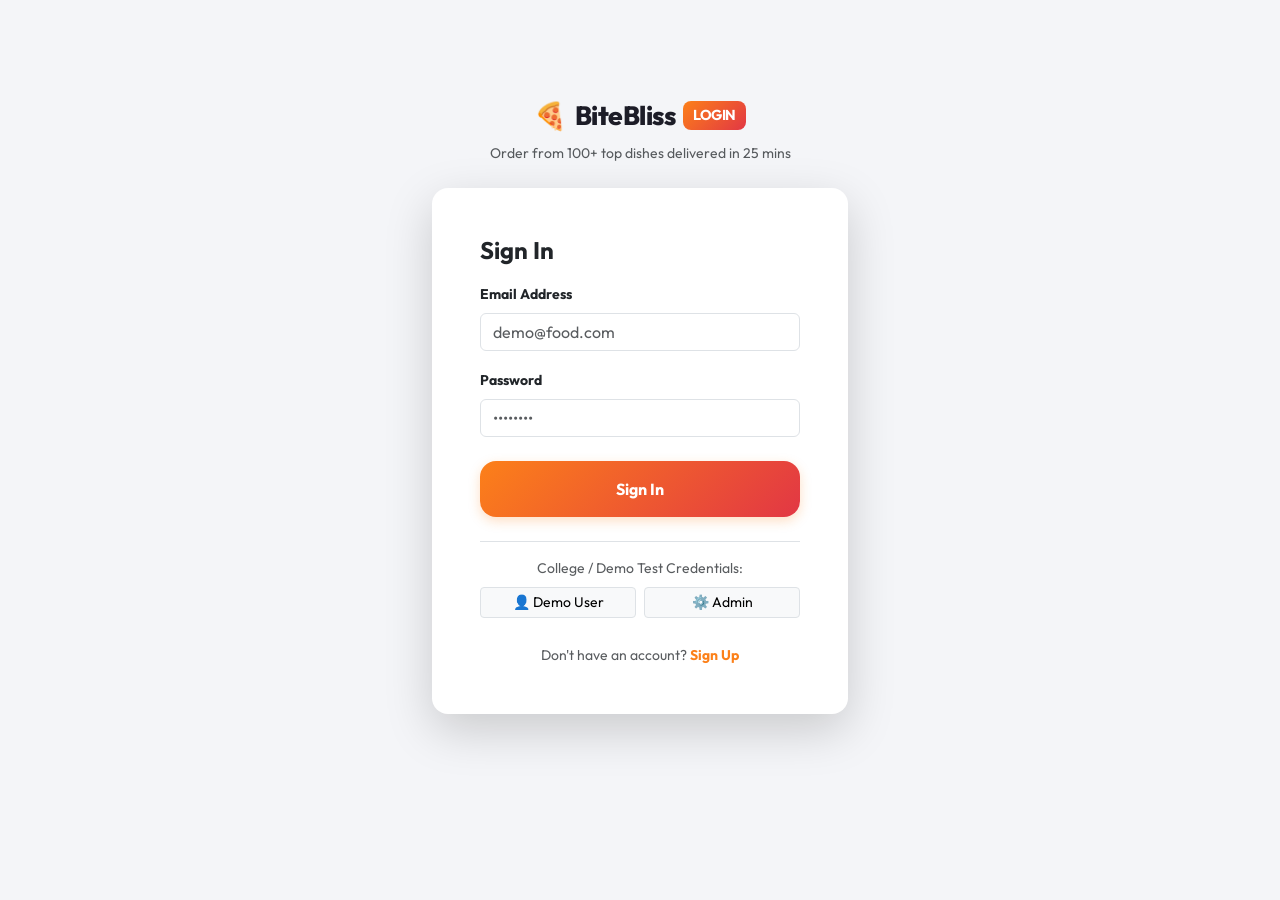
<file: frontend/checkout.html>
<!DOCTYPE html>
<html lang="en">
<head>
    <meta charset="UTF-8">
    <meta name="viewport" content="width=device-width, initial-scale=1.0">
    <title>Secure Checkout | BiteBliss</title>
    <meta name="description" content="Complete your order securely with UPI, Credit/Debit Cards, Net Banking, or Cash on Delivery.">
    <link href="https://cdn.jsdelivr.net/npm/bootstrap@5.3.0/dist/css/bootstrap.min.css" rel="stylesheet">
    <link href="https://fonts.googleapis.com/css2?family=Caveat:wght@600;700&family=Plus+Jakarta+Sans:wght@400;500;600;700;800;900&display=swap" rel="stylesheet">
    <link rel="stylesheet" href="css/style.css">
    <style>
        body {
            padding-top: 76px;
            padding-bottom: 0;
            background: #fff9f5;
        }
    </style>
</head>
<body class="foodie-page-wrapper">
    <!-- BiteBliss Navbar -->
    <nav class="navbar navbar-expand-lg foodie-navbar fixed-top">
        <div class="container d-flex align-items-center justify-content-between">
            <!-- Brand Logo -->
            <a class="foodie-brand" href="index.html">
                <div class="foodie-logo-icon">🍕</div>
                <span>BiteBliss</span>
            </a>

            <!-- Center Navigation Links -->
            <div class="collapse navbar-collapse justify-content-center" id="navbarNav">
                <ul class="navbar-nav gap-2 align-items-center">
                    <li class="nav-item">
                        <a class="foodie-nav-link" href="index.html">Home</a>
                    </li>
                    <li class="nav-item">
                        <a class="foodie-nav-link" href="menu.html">Menu</a>
                    </li>
                    <li class="nav-item">
                        <a class="foodie-nav-link" href="cart.html">Offers</a>
                    </li>
                    <li class="nav-item">
                        <a class="foodie-nav-link" href="orders.html">Track Order</a>
                    </li>
                </ul>
            </div>

            <!-- Right Controls -->
            <div class="d-flex align-items-center gap-3">
                <a href="menu.html" class="foodie-circle-btn" title="Search Dishes">
                    🔍
                </a>
                <a href="cart.html" class="foodie-circle-btn" title="View Cart">
                    🛒
                    <span class="foodie-badge" id="nav-cart-badge">0</span>
                </a>
                <div class="dropdown">
                    <a href="#" class="foodie-circle-btn" id="profileDropdown" data-bs-toggle="dropdown" aria-expanded="false" title="Account">
                        👤
                    </a>
                    <ul class="dropdown-menu dropdown-menu-end shadow-sm border-0 rounded-3 mt-2" aria-labelledby="profileDropdown">
                        <li id="dropdown-user-name" class="dropdown-header fw-bold text-dark">Guest</li>
                        <li><a class="dropdown-item" href="profile.html">My Profile & Addresses</a></li>
                        <li><a class="dropdown-item" href="orders.html">My Orders</a></li>
                        <li id="admin-link-item" class="d-none"><a class="dropdown-item text-danger fw-bold" href="admin.html">⚙️ Admin Dashboard</a></li>
                        <li><hr class="dropdown-divider"></li>
                        <li id="auth-action-btn"><a class="dropdown-item text-primary fw-bold" href="login.html">Login / Register</a></li>
                    </ul>
                </div>
                <ul class="d-none" id="auth-links"></ul>
            </div>
        </div>
    </nav>

    <!-- CHECKOUT CONTAINER -->
    <div class="container my-5 pt-3" id="checkout-container">
        <div class="d-flex align-items-center justify-content-between mb-4">
            <div>
                <h3 class="fw-bold mb-0">Review & Payment</h3>
                <small class="text-muted">Fast & encrypted checkout powered by BiteBliss</small>
            </div>
            <a href="cart.html" class="btn btn-sm btn-outline-secondary rounded-pill px-3">← Back to Cart</a>
        </div>

        <div class="row g-4">
            <!-- Left Column: Address, Payment, Coupons -->
            <div class="col-lg-7">
                <!-- 1. Delivery Address -->
                <div class="card border-0 shadow-sm rounded-4 p-4 bg-white mb-4">
                    <div class="d-flex justify-content-between align-items-center mb-3">
                        <div class="d-flex align-items-center gap-2">
                            <span class="badge bg-danger rounded-circle p-2" style="width: 28px; height: 28px; display: inline-flex; align-items: center; justify-content: center;">1</span>
                            <h5 class="fw-bold mb-0">Delivery Address</h5>
                        </div>
                        <button class="btn btn-outline-custom btn-sm rounded-pill px-3" data-bs-toggle="modal" data-bs-target="#addAddressModal">
                            + Add New Address
                        </button>
                    </div>

                    <div id="address-cards-container">
                        <!-- Injected by script.js -->
                    </div>
                </div>

                <!-- 2. Choose Payment Method (UPI, Cards, Net Banking, COD) -->
                <div class="card border-0 shadow-sm rounded-4 p-4 bg-white mb-4">
                    <div class="d-flex align-items-center gap-2 mb-3">
                        <span class="badge bg-danger rounded-circle p-2" style="width: 28px; height: 28px; display: inline-flex; align-items: center; justify-content: center;">2</span>
                        <h5 class="fw-bold mb-0">Payment Method</h5>
                    </div>

                    <!-- Option 1: Instant UPI -->
                    <div class="payment-option-card mb-2 p-3 rounded-3 border">
                        <div class="form-check d-flex align-items-center justify-content-between">
                            <div>
                                <input class="form-check-input" type="radio" name="paymentType" id="pay-upi" value="UPI" checked>
                                <label class="form-check-label fw-bold ms-2" for="pay-upi">
                                    Instant UPI / QR Code
                                </label>
                                <div class="small text-muted ms-4">Google Pay, PhonePe, Paytm, BHIM</div>
                            </div>
                            <span style="font-size: 1.5rem;">📱</span>
                        </div>
                    </div>

                    <!-- Option 2: Credit / Debit Card -->
                    <div class="payment-option-card mb-2 p-3 rounded-3 border">
                        <div class="form-check d-flex align-items-center justify-content-between">
                            <div>
                                <input class="form-check-input" type="radio" name="paymentType" id="pay-card" value="CARD">
                                <label class="form-check-label fw-bold ms-2" for="pay-card">
                                    Credit / Debit Card
                                </label>
                                <div class="small text-muted ms-4">Visa, Mastercard, RuPay, Diners</div>
                            </div>
                            <span style="font-size: 1.5rem;">💳</span>
                        </div>
                    </div>

                    <!-- Option 3: Net Banking -->
                    <div class="payment-option-card mb-2 p-3 rounded-3 border">
                        <div class="form-check d-flex align-items-center justify-content-between">
                            <div>
                                <input class="form-check-input" type="radio" name="paymentType" id="pay-netbanking" value="NET_BANKING">
                                <label class="form-check-label fw-bold ms-2" for="pay-netbanking">
                                    Net Banking
                                </label>
                                <div class="small text-muted ms-4">HDFC, ICICI, SBI, Axis, Kotak & 40+ Banks</div>
                            </div>
                            <span style="font-size: 1.5rem;">🏦</span>
                        </div>
                    </div>

                    <!-- Option 4: Cash on Delivery -->
                    <div class="payment-option-card mb-2 p-3 rounded-3 border">
                        <div class="form-check d-flex align-items-center justify-content-between">
                            <div>
                                <input class="form-check-input" type="radio" name="paymentType" id="pay-cod" value="CASH_ON_DELIVERY">
                                <label class="form-check-label fw-bold ms-2" for="pay-cod">
                                    Cash on Delivery (COD)
                                </label>
                                <div class="small text-muted ms-4">Pay cash or UPI to delivery partner at doorstep</div>
                            </div>
                            <span style="font-size: 1.5rem;">💵</span>
                        </div>
                    </div>
                </div>

                <!-- 3. Coupons & Offers -->
                <div class="card border-0 shadow-sm rounded-4 p-4 bg-white">
                    <div class="d-flex align-items-center justify-content-between mb-3">
                        <div class="d-flex align-items-center gap-2">
                            <span class="badge bg-danger rounded-circle p-2" style="width: 28px; height: 28px; display: inline-flex; align-items: center; justify-content: center;">3</span>
                            <h5 class="fw-bold mb-0">Apply Coupon & Offers</h5>
                        </div>
                    </div>

                    <div class="input-group mb-2">
                        <input type="text" id="coupon-code-input" class="form-control" placeholder="Enter coupon code (e.g. SWIGGY50)" style="text-transform: uppercase;">
                        <button class="btn btn-foodie-explore px-4" type="button" onclick="applyCouponCode()">Apply Code</button>
                    </div>
                    <div id="coupon-feedback" class="mb-3 small"></div>

                    <!-- Active Applied Coupon Banner -->
                    <div id="checkout-applied-coupon-banner" class="d-none alert alert-success d-flex justify-content-between align-items-center p-3 rounded-3 mb-3">
                        <div>
                            <span class="fw-bold text-success" id="checkout-applied-banner-text">🎉 Coupon applied!</span>
                            <div class="small text-muted" id="checkout-applied-banner-sub">Discount applied to your order</div>
                        </div>
                        <button class="btn btn-sm btn-outline-danger rounded-pill px-3 fw-bold" onclick="removeCoupon()">Remove</button>
                    </div>

                    <!-- Quick Click Coupons -->
                    <div class="d-flex flex-wrap gap-2" id="checkout-quick-coupons">
                        <button class="btn btn-sm btn-light border fw-bold text-primary rounded-pill" onclick="quickApplyCoupon('SWIGGY50')">🏷️ SWIGGY50 (₹100 OFF)</button>
                        <button class="btn btn-sm btn-light border fw-bold text-primary rounded-pill" onclick="quickApplyCoupon('ZOMATO100')">🏷️ ZOMATO100 (₹100 OFF)</button>
                        <button class="btn btn-sm btn-light border fw-bold text-primary rounded-pill" onclick="quickApplyCoupon('WELCOME50')">🏷️ WELCOME50 (₹50 OFF)</button>
                        <button class="btn btn-sm btn-light border fw-bold text-primary rounded-pill" onclick="quickApplyCoupon('FREEDEL')">🏷️ FREEDEL (Free Delivery)</button>
                    </div>
                </div>
            </div>

            <!-- Right Column: Order Summary & Pay Button -->
            <div class="col-lg-5">
                <div class="card border-0 shadow-sm rounded-4 p-4 bg-white sticky-top" style="top: 100px;">
                    <h5 class="fw-bold mb-3">Order Summary</h5>
                    
                    <!-- Dishes list with food thumbnails -->
                    <div id="checkout-items-summary" class="mb-3 pb-2" style="max-height: 280px; overflow-y: auto;">
                        <!-- Injected by script.js with real food thumbnails -->
                    </div>

                    <div class="bill-row">
                        <span>Item Total</span>
                        <span id="checkout-item-total" class="fw-semibold">₹0</span>
                    </div>
                    <div class="bill-row">
                        <span>Delivery Partner Fee</span>
                        <span id="checkout-delivery-fee">₹40</span>
                    </div>
                    <div class="bill-row">
                        <span>Platform Fee</span>
                        <span>₹5</span>
                    </div>
                    <div class="bill-row">
                        <span>Govt Taxes & Charges (5%)</span>
                        <span id="checkout-taxes" class="fw-semibold">₹0</span>
                    </div>
                    <div class="bill-row d-none text-success fw-bold" id="checkout-discount-row">
                        <span id="applied-coupon-badge">Coupon Discount</span>
                        <span id="checkout-discount">-₹0</span>
                    </div>

                    <!-- Highlighted Total Box -->
                    <div class="total-highlight-card my-3 p-3 rounded-3">
                        <div class="d-flex justify-content-between align-items-center">
                            <div>
                                <span class="d-block text-uppercase small text-muted fw-bold">TOTAL AMOUNT TO PAY</span>
                                <small class="text-success fw-semibold">Inclusive of all taxes & fees</small>
                            </div>
                            <span class="fs-3 fw-bolder text-dark" id="checkout-final-total">₹0</span>
                        </div>
                    </div>

                    <!-- Group Split Info Pill -->
                    <div class="card border-0 rounded-3 p-3 my-3 d-none" id="checkout-group-split-card" style="background: #eef2ff; border: 1.5px dashed #6366f1 !important;">
                        <div class="d-flex justify-content-between align-items-center">
                            <div>
                                <div class="fw-bold small text-primary" id="checkout-group-split-title">👥 Group Order Active</div>
                                <small class="text-muted" id="checkout-group-split-sub">Friends sharing this feast</small>
                            </div>
                            <button type="button" class="btn btn-sm btn-primary rounded-pill px-3 fw-bold shadow-sm" onclick="openBillSplitModal()">
                                View Split & QRs
                            </button>
                        </div>
                    </div>

                    <!-- Primary CTA -->
                    <button class="btn btn-foodie-explore w-100 py-3 fs-5 fw-bold text-center justify-content-center" onclick="processOrderPayment()" id="place-order-cta-btn">
                        🔒 Place Order & Pay ➔
                    </button>

                    <div class="text-center mt-3 text-muted small">
                        <span>🛡️ Safe & Secure Checkout • 100% Buyer Protection</span>
                    </div>
                </div>
            </div>
        </div>
    </div>

    <!-- Modal: Add Address -->
    <div class="modal fade" id="addAddressModal" tabindex="-1" aria-hidden="true">
        <div class="modal-dialog modal-dialog-centered">
            <div class="modal-content rounded-4 border-0 p-3 shadow-lg">
                <div class="modal-header border-0 pb-0">
                    <h5 class="modal-title fw-bold">Add Delivery Address</h5>
                    <button type="button" class="btn-close" data-bs-dismiss="modal"></button>
                </div>
                <div class="modal-body">
                    <form onsubmit="event.preventDefault(); saveNewAddressModal();">
                        <div class="row g-3">
                            <div class="col-md-6">
                                <label class="form-label small fw-bold">Full Name</label>
                                <input type="text" id="new-addr-name" class="form-control rounded-3" required placeholder="John Doe">
                            </div>
                            <div class="col-md-6">
                                <label class="form-label small fw-bold">Phone Number</label>
                                <input type="tel" id="new-addr-phone" class="form-control rounded-3" required placeholder="9876543210">
                            </div>
                            <div class="col-12">
                                <label class="form-label small fw-bold">Flat / House No / Building</label>
                                <input type="text" id="new-addr-line1" class="form-control rounded-3" required placeholder="Apt 304, Sunshine Towers">
                            </div>
                            <div class="col-12">
                                <label class="form-label small fw-bold">Area / Street</label>
                                <input type="text" id="new-addr-line2" class="form-control rounded-3" placeholder="Outer Ring Road, Bellandur">
                            </div>
                            <div class="col-md-4">
                                <label class="form-label small fw-bold">City</label>
                                <input type="text" id="new-addr-city" class="form-control rounded-3" required value="Bengaluru">
                            </div>
                            <div class="col-md-4">
                                <label class="form-label small fw-bold">State</label>
                                <input type="text" id="new-addr-state" class="form-control rounded-3" value="Karnataka">
                            </div>
                            <div class="col-md-4">
                                <label class="form-label small fw-bold">Pincode</label>
                                <input type="text" id="new-addr-pincode" class="form-control rounded-3" required placeholder="560103">
                            </div>
                            <div class="col-12">
                                <label class="form-label small fw-bold">Save as</label>
                                <select id="new-addr-type" class="form-select rounded-3">
                                    <option value="Home">🏠 Home</option>
                                    <option value="Work">💼 Work</option>
                                    <option value="Other">📍 Other</option>
                                </select>
                            </div>
                        </div>
                        <button type="submit" class="btn btn-foodie-explore w-100 mt-4 py-2">Save & Deliver Here</button>
                    </form>
                </div>
            </div>
        </div>
    </div>

    <!-- Modal: Edit / Change Address -->
    <div class="modal fade" id="editAddressModal" tabindex="-1" aria-hidden="true">
        <div class="modal-dialog modal-dialog-centered">
            <div class="modal-content rounded-4 border-0 p-3 shadow-lg">
                <div class="modal-header border-0 pb-0">
                    <h5 class="modal-title fw-bold">✏️ Change / Edit Delivery Address</h5>
                    <button type="button" class="btn-close" data-bs-dismiss="modal"></button>
                </div>
                <div class="modal-body">
                    <form onsubmit="event.preventDefault(); saveEditedAddressModal();">
                        <input type="hidden" id="edit-addr-id">
                        <div class="row g-3">
                            <div class="col-md-6">
                                <label class="form-label small fw-bold">Full Name</label>
                                <input type="text" id="edit-addr-name" class="form-control rounded-3" required placeholder="John Doe">
                            </div>
                            <div class="col-md-6">
                                <label class="form-label small fw-bold">Phone Number</label>
                                <input type="tel" id="edit-addr-phone" class="form-control rounded-3" required placeholder="9876543210">
                            </div>
                            <div class="col-12">
                                <label class="form-label small fw-bold">Flat / House No / Building</label>
                                <input type="text" id="edit-addr-line1" class="form-control rounded-3" required placeholder="Apt 304, Sunshine Towers">
                            </div>
                            <div class="col-12">
                                <label class="form-label small fw-bold">Area / Street</label>
                                <input type="text" id="edit-addr-line2" class="form-control rounded-3" placeholder="Outer Ring Road, Bellandur">
                            </div>
                            <div class="col-md-4">
                                <label class="form-label small fw-bold">City</label>
                                <input type="text" id="edit-addr-city" class="form-control rounded-3" required value="Bengaluru">
                            </div>
                            <div class="col-md-4">
                                <label class="form-label small fw-bold">State</label>
                                <input type="text" id="edit-addr-state" class="form-control rounded-3" value="Karnataka">
                            </div>
                            <div class="col-md-4">
                                <label class="form-label small fw-bold">Pincode</label>
                                <input type="text" id="edit-addr-pincode" class="form-control rounded-3" required placeholder="560103">
                            </div>
                            <div class="col-12">
                                <label class="form-label small fw-bold">Save as</label>
                                <select id="edit-addr-type" class="form-select rounded-3">
                                    <option value="Home">🏠 Home</option>
                                    <option value="Work">💼 Work</option>
                                    <option value="Other">📍 Other</option>
                                </select>
                            </div>
                        </div>
                        <button type="submit" class="btn btn-foodie-explore w-100 mt-4 py-2">Save Changes & Deliver Here</button>
                    </form>
                </div>
            </div>
        </div>
    </div>

    <!-- Modal: Payment Processing Simulator -->
    <div class="modal fade" id="paymentProcessingModal" tabindex="-1" aria-hidden="true" data-bs-backdrop="static">
        <div class="modal-dialog modal-dialog-centered">
            <div class="modal-content rounded-4 border-0 p-4 text-center shadow-lg">
                <div id="payment-modal-icon" style="font-size: 3.5rem;" class="mb-3">
                    <div class="spinner-border text-danger" style="width: 3.5rem; height: 3.5rem;" role="status"></div>
                </div>
                <h4 class="fw-bold mb-2" id="payment-modal-title">Processing Order & Payment...</h4>
                <p class="text-muted small mb-0">Connecting securely to SOAP billing service & payment gateway.</p>
            </div>
        </div>
    </div>

    <!-- FLOATING FOODIE AI BUTTON -->
    <div class="floating-foodie-ai-btn" onclick="toggleFoodieAIModal()" id="foodie-ai-trigger" title="Ask BiteBliss AI for recommendations!">
        <span style="font-size: 1.25rem;">✨</span>
        <span>BiteBliss AI</span>
    </div>

    <!-- FOODIE AI INTERACTIVE MODAL -->
    <div class="modal fade" id="foodieAIModal" tabindex="-1" aria-hidden="true">
        <div class="modal-dialog modal-dialog-centered">
            <div class="modal-content border-0 shadow-lg rounded-4 overflow-hidden">
                <div class="p-3 text-white d-flex align-items-center justify-content-between" style="background: linear-gradient(135deg, #ff4500 0%, #ff7a3d 100%);">
                    <div class="d-flex align-items-center gap-2">
                        <span class="fs-4">✨</span>
                        <div>
                            <h5 class="fw-bold mb-0">BiteBliss AI Assistant</h5>
                            <small class="opacity-75">Smart food recommendations & dish finder</small>
                        </div>
                    </div>
                    <button type="button" class="btn-close btn-close-white" data-bs-dismiss="modal"></button>
                </div>
                <div class="p-4 bg-light" style="max-height: 400px; overflow-y: auto;" id="ai-chat-messages">
                    <div class="ai-bubble mb-3">
                        👋 <strong>Need help with your checkout?</strong><br>
                        Feel free to ask questions about our delivery guarantees, hygiene practices, or offers!
                    </div>
                </div>
                <div class="p-3 bg-white border-top">
                    <div class="d-flex flex-wrap gap-2 mb-3">
                        <button class="btn btn-sm btn-outline-warning text-dark rounded-pill fw-semibold" onclick="askFoodieAI('Recommend spicy chicken biryani')">🍗 Spicy Biryani</button>
                        <button class="btn btn-sm btn-outline-warning text-dark rounded-pill fw-semibold" onclick="askFoodieAI('What is the best veg pizza?')">🍕 Cheesy Pizza</button>
                        <button class="btn btn-sm btn-outline-warning text-dark rounded-pill fw-semibold" onclick="askFoodieAI('Show top desserts')">🍰 Desserts</button>
                        <button class="btn btn-sm btn-outline-warning text-dark rounded-pill fw-semibold" onclick="askFoodieAI('Crispy South Indian dosa')">🥞 South Indian</button>
                    </div>
                    <div class="input-group">
                        <input type="text" id="ai-user-prompt" class="form-control rounded-pill-start border-1" placeholder="Ask for recommendations..." onkeydown="if(event.key==='Enter') sendUserAIMessage();">
                        <button class="btn btn-foodie-explore rounded-pill-end px-3" onclick="sendUserAIMessage()">Ask AI ➔</button>
                    </div>
                </div>
            </div>
        </div>
    </div>

    <!-- ========================================== -->
    <!-- MODAL 1: Group Order Setup & Member Manager -->
    <!-- ========================================== -->
    <div class="modal fade" id="groupOrderModal" tabindex="-1" aria-hidden="true">
        <div class="modal-dialog modal-dialog-centered">
            <div class="modal-content rounded-4 border-0 shadow-lg overflow-hidden">
                <div class="p-4 text-white" style="background: linear-gradient(135deg, #4338ca 0%, #6366f1 50%, #8b5cf6 100%);">
                    <div class="d-flex justify-content-between align-items-start">
                        <div>
                            <span class="badge bg-white bg-opacity-25 rounded-pill px-3 py-1 mb-2">🎉 Party & Group Ordering</span>
                            <h4 class="fw-bold mb-1 text-white">Order with Friends</h4>
                            <p class="text-white-50 small mb-0">Collaborate, assign individual dishes, and auto-split the bill.</p>
                        </div>
                        <button type="button" class="btn-close btn-close-white" data-bs-dismiss="modal"></button>
                    </div>
                </div>
                <div class="modal-body p-4">
                    <!-- Room Code Box -->
                    <div class="bg-light p-3 rounded-3 border mb-3 d-flex justify-content-between align-items-center">
                        <div>
                            <small class="text-muted text-uppercase fw-bold d-block" style="font-size: 0.75rem;">Group Room Code</small>
                            <span class="fs-5 fw-bolder text-primary font-monospace" id="group-room-code-display">FOOD-8421</span>
                        </div>
                        <button class="btn btn-sm btn-outline-primary rounded-pill px-3 fw-bold" onclick="copyGroupRoomCode()">
                            📋 Copy Code
                        </button>
                    </div>

                    <!-- Members List -->
                    <h6 class="fw-bold mb-2 text-dark">Friends in this Order:</h6>
                    <div id="group-members-list-container" class="d-flex flex-column gap-2 mb-3">
                        <!-- Injected by script.js -->
                    </div>

                    <!-- Add Friend Input -->
                    <div class="input-group mb-3">
                        <input type="text" id="new-member-name-input" class="form-control" placeholder="Friend's Name (e.g. Rahul, Priya)..." onkeydown="if(event.key==='Enter') addGroupMemberFromInput();">
                        <button class="btn btn-primary px-3 fw-bold" type="button" onclick="addGroupMemberFromInput()">+ Add Friend</button>
                    </div>

                    <div class="alert alert-info py-2 px-3 rounded-3 small mb-0">
                        💡 <strong>How it works:</strong> Once started, you can assign each dish to specific friends in the cart. BiteBliss will calculate exact shares, taxes, and generate UPI QR codes!
                    </div>
                </div>
                <div class="modal-footer bg-light border-0 p-3">
                    <button type="button" class="btn btn-secondary rounded-pill px-4" data-bs-dismiss="modal">Close</button>
                    <button type="button" class="btn btn-primary rounded-pill px-4 fw-bold" onclick="startOrUpdateGroupOrder()">
                        ✓ Save & Apply to Cart
                    </button>
                </div>
            </div>
        </div>
    </div>

    <!-- ========================================== -->
    <!-- MODAL 2: Interactive Smart Bill Splitter -->
    <!-- ========================================== -->
    <div class="modal fade" id="billSplitModal" tabindex="-1" aria-hidden="true">
        <div class="modal-dialog modal-dialog-centered modal-lg">
            <div class="modal-content rounded-4 border-0 shadow-lg overflow-hidden">
                <div class="p-4 text-white" style="background: linear-gradient(135deg, #1e1b4b 0%, #312e81 50%, #4338ca 100%);">
                    <div class="d-flex justify-content-between align-items-start">
                        <div>
                            <div class="d-flex align-items-center gap-2 mb-1">
                                <span class="badge bg-warning text-dark fw-bold rounded-pill">⚡ Live Smart Splitter</span>
                                <span class="badge bg-white bg-opacity-25 text-white rounded-pill font-monospace" id="split-modal-room-badge">ROOM #FOOD-8421</span>
                            </div>
                            <h4 class="fw-bold mb-0 text-white">Friend-by-Friend Bill Breakdown</h4>
                            <small class="text-white-50">Taxes, delivery, and coupon discounts are proportionally distributed.</small>
                        </div>
                        <button type="button" class="btn-close btn-close-white" data-bs-dismiss="modal"></button>
                    </div>
                </div>

                <div class="modal-body p-4">
                    <!-- Split Mode Pills & WhatsApp Button -->
                    <div class="d-flex flex-wrap justify-content-between align-items-center gap-2 mb-4 pb-3 border-bottom">
                        <div class="d-flex gap-2">
                            <button class="split-pill-tab active" id="tab-split-itemized" onclick="switchSplitMode('itemized')">
                                🍕 Itemized (Pay for what you ate)
                            </button>
                            <button class="split-pill-tab" id="tab-split-equal" onclick="switchSplitMode('equal')">
                                ⚖️ Split Equally (Fair Share)
                            </button>
                        </div>
                        <button class="btn btn-success rounded-pill px-3 py-2 fw-bold d-flex align-items-center gap-2 shadow-sm" onclick="shareSplitWhatsApp()">
                            <span>📲</span> Share on WhatsApp
                        </button>
                    </div>

                    <!-- Participating Friends Selector Strip & Quick Add Friend -->
                    <div class="p-3 bg-light rounded-3 border mb-4">
                        <div class="d-flex justify-content-between align-items-center flex-wrap gap-2 mb-2">
                            <div>
                                <strong class="text-dark small d-block">👥 Participating in this Split:</strong>
                                <small class="text-muted" style="font-size:0.75rem;">Select which friends share this bill. Click to include or exclude.</small>
                            </div>
                            <div class="d-flex align-items-center gap-1">
                                <input type="text" id="split-quick-add-input" class="form-control form-control-sm rounded-pill px-3" placeholder="Friend's name..." style="max-width: 150px; font-size: 0.82rem;" onkeydown="if(event.key==='Enter') addSplitFriendQuick();">
                                <button type="button" class="btn btn-sm btn-primary rounded-pill px-3 fw-bold text-nowrap shadow-xs" onclick="addSplitFriendQuick()">
                                    + Add Friend
                                </button>
                            </div>
                        </div>

                        <!-- Checkbox Chips Container -->
                        <div class="d-flex flex-wrap gap-2 align-items-center" id="split-participants-chips">
                            <!-- Injected dynamically by script.js -->
                        </div>
                    </div>

                    <!-- Split Cards Grid -->
                    <div class="row g-3" id="friend-split-cards-container">
                        <!-- Injected by script.js -->
                    </div>

                    <!-- Overall Reconciliation Alert -->
                    <div class="bg-light p-3 rounded-3 border mt-4 d-flex justify-content-between align-items-center flex-wrap gap-2">
                        <div>
                            <span class="text-muted small d-block">Grand Total Checked:</span>
                            <strong class="text-dark fs-6" id="split-reconciled-total">Total Bill: ₹0</strong>
                        </div>
                        <div>
                            <span class="badge bg-success-subtle text-success border border-success-subtle px-3 py-2 fw-bold rounded-pill">
                                100% Mathematically Reconciled ✓
                            </span>
                        </div>
                    </div>
                </div>

                <div class="modal-footer bg-light border-0 p-3">
                    <button type="button" class="btn btn-outline-secondary rounded-pill px-4" data-bs-dismiss="modal">Close</button>
                    <button type="button" class="btn btn-primary rounded-pill px-4 fw-bold" onclick="openGroupOrderModal()">
                        ⚙️ Manage Members
                    </button>
                </div>
            </div>
        </div>
    </div>

    <!-- ========================================== -->
    <!-- MODAL 3: Dynamic Live UPI QR Code Modal   -->
    <!-- ========================================== -->
    <div class="modal fade" id="friendUpiQrModal" tabindex="-1" aria-hidden="true">
        <div class="modal-dialog modal-dialog-centered" style="max-width: 420px;">
            <div class="modal-content rounded-4 border-0 shadow-lg text-center overflow-hidden">
                <div class="p-3 bg-primary text-white position-relative">
                    <h5 class="fw-bold mb-0 text-white">📱 UPI Payment QR</h5>
                    <button type="button" class="btn-close btn-close-white position-absolute top-50 end-0 translate-middle-y me-3" data-bs-dismiss="modal"></button>
                </div>
                <div class="modal-body p-4">
                    <div class="mb-2">
                        <span class="fs-1 d-inline-block mb-1" id="qr-modal-avatar">🚴</span>
                        <h5 class="fw-bold mb-0 text-dark" id="qr-modal-friend-name">Rahul's Share</h5>
                        <small class="text-muted">Scan with Google Pay, PhonePe, or Paytm</small>
                    </div>

                    <div class="my-3 display-6 fw-bolder text-primary" id="qr-modal-amount">
                        ₹0
                    </div>

                    <!-- QR Code Canvas / Image Container -->
                    <div class="p-3 bg-white border rounded-4 shadow-sm d-inline-block mx-auto mb-3" style="width: 220px; height: 220px;">
                        <img id="qr-modal-image" src="" alt="UPI QR Code" style="width: 100%; height: 100%; object-fit: contain;">
                    </div>

                    <!-- Supported UPI Apps Bar -->
                    <div class="d-flex justify-content-center gap-2 align-items-center mb-3 text-muted small fw-semibold">
                        <span>Google Pay</span> • <span>PhonePe</span> • <span>Paytm</span> • <span>BHIM</span>
                    </div>

                    <!-- Copy UPI ID -->
                    <div class="input-group mb-2">
                        <input type="text" class="form-control text-center font-monospace small bg-light" id="qr-modal-upi-id" value="biteblisspay@okhdfcbank" readonly>
                        <button class="btn btn-outline-secondary btn-sm px-3" onclick="copyUpiId()">Copy</button>
                    </div>

                    <small class="text-muted d-block mt-2">
                        💡 Once scanned, the exact split amount and note are pre-filled in your UPI app!
                    </small>
                </div>
                <div class="modal-footer bg-light border-0 p-3 justify-content-center">
                    <button type="button" class="btn btn-secondary rounded-pill px-4" data-bs-dismiss="modal">Done</button>
                </div>
            </div>
        </div>
    </div>

    <script src="https://cdn.jsdelivr.net/npm/bootstrap@5.3.0/dist/js/bootstrap.bundle.min.js"></script>
    <script src="js/script.js"></script>
</body>
</html>
</file>
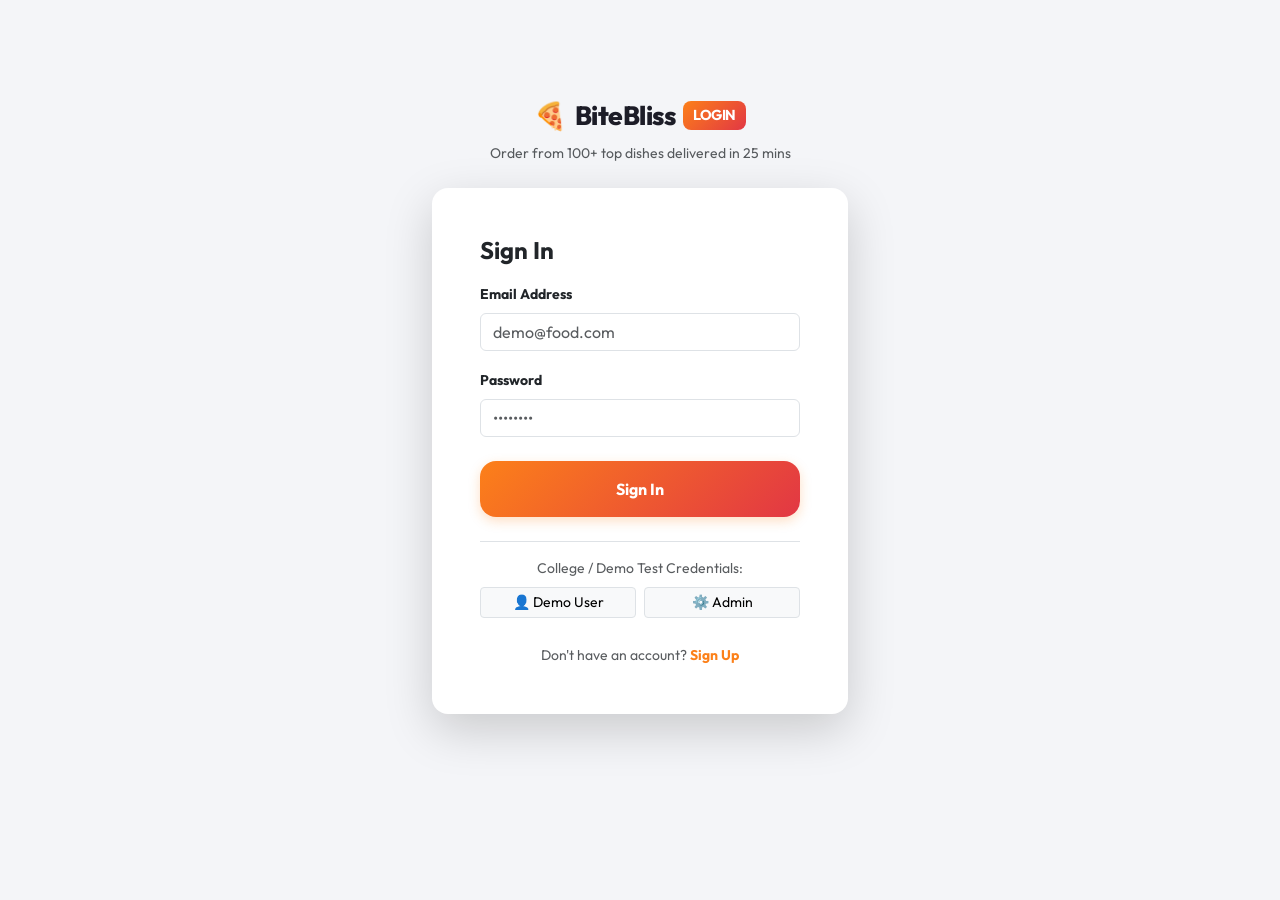
<file: frontend/login.html>
<!DOCTYPE html>
<html lang="en">
<head>
    <meta charset="UTF-8">
    <meta name="viewport" content="width=device-width, initial-scale=1.0">
    <title>Login | BiteBliss</title>
    <link href="https://cdn.jsdelivr.net/npm/bootstrap@5.3.0/dist/css/bootstrap.min.css" rel="stylesheet">
    <link href="https://fonts.googleapis.com/css2?family=Outfit:wght@300;400;500;600;700;800&display=swap" rel="stylesheet">
    <link rel="stylesheet" href="css/style.css">
</head>
<body class="d-flex align-items-center justify-content-center" style="min-height: 100vh; padding-top: 0;">
    <div class="container" style="max-width: 440px;">
        <div class="text-center mb-4">
            <a class="brand-logo justify-content-center" href="index.html">
                <span>🍕</span> BiteBliss <span class="brand-badge">LOGIN</span>
            </a>
            <p class="text-muted small mt-2">Order from 100+ top dishes delivered in 25 mins</p>
        </div>

        <div class="card border-0 shadow-lg rounded-4 p-4 p-md-5 bg-white">
            <h4 class="fw-bold mb-3">Sign In</h4>
            
            <div id="error-msg" class="alert alert-danger d-none py-2 small"></div>

            <form onsubmit="login(event)">
                <div class="mb-3">
                    <label class="form-label small fw-bold">Email Address</label>
                    <input type="email" id="email" class="form-control" placeholder="demo@food.com" required>
                </div>
                <div class="mb-4">
                    <label class="form-label small fw-bold">Password</label>
                    <input type="password" id="password" class="form-control" placeholder="••••••••" required>
                </div>
                <button type="submit" class="btn btn-primary-gradient w-100 py-3 fs-6">Sign In</button>
            </form>

            <div class="mt-4 pt-3 border-top text-center">
                <p class="text-muted small mb-2">College / Demo Test Credentials:</p>
                <div class="d-flex gap-2">
                    <button class="btn btn-light border btn-sm w-50" onclick="document.getElementById('email').value='demo@food.com'; document.getElementById('password').value='password123';">
                        👤 Demo User
                    </button>
                    <button class="btn btn-light border btn-sm w-50" onclick="document.getElementById('email').value='admin@food.com'; document.getElementById('password').value='admin123';">
                        ⚙️ Admin
                    </button>
                </div>
            </div>

            <div class="text-center mt-4">
                <small class="text-muted">Don't have an account? <a href="register.html" class="fw-bold text-decoration-none" style="color: var(--primary-orange);">Sign Up</a></small>
            </div>
        </div>
    </div>

    <script src="https://cdn.jsdelivr.net/npm/bootstrap@5.3.0/dist/js/bootstrap.bundle.min.js"></script>
    <script src="js/script.js"></script>
</body>
</html>
</file>
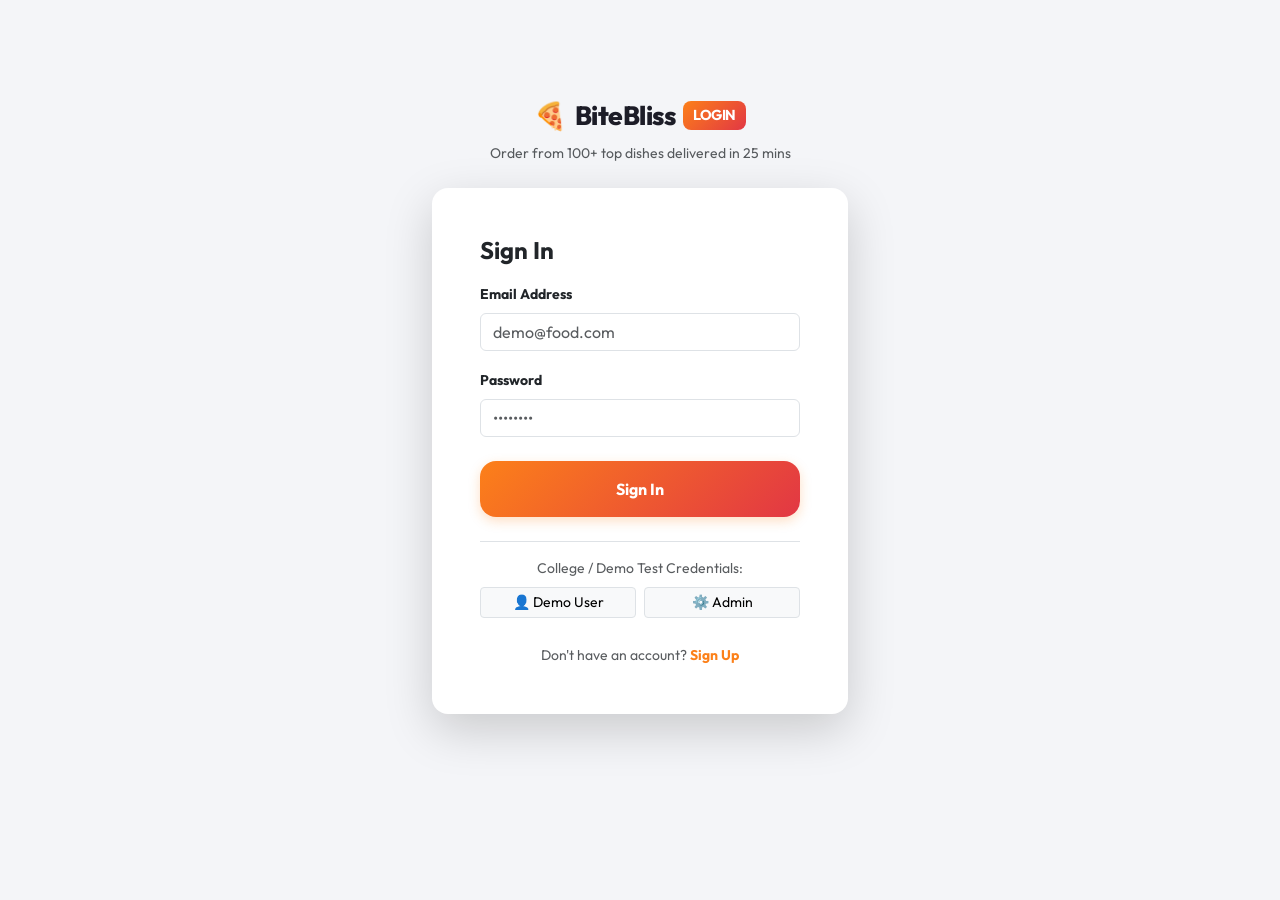
<file: frontend/orders.html>
<!DOCTYPE html>
<html lang="en">
<head>
    <meta charset="UTF-8">
    <meta name="viewport" content="width=device-width, initial-scale=1.0">
    <title>My Orders | BiteBliss</title>
    <meta name="description" content="View past and active orders on BiteBliss. Track live delivery or re-order dishes.">
    <link href="https://cdn.jsdelivr.net/npm/bootstrap@5.3.0/dist/css/bootstrap.min.css" rel="stylesheet">
    <link href="https://fonts.googleapis.com/css2?family=Caveat:wght@600;700&family=Plus+Jakarta+Sans:wght@400;500;600;700;800;900&display=swap" rel="stylesheet">
    <link rel="stylesheet" href="css/style.css">
    <style>
        body {
            padding-top: 76px;
            padding-bottom: 0;
            background: #fff9f5;
        }
    </style>
</head>
<body class="foodie-page-wrapper">
    <!-- BiteBliss Navbar -->
    <nav class="navbar navbar-expand-lg foodie-navbar fixed-top">
        <div class="container d-flex align-items-center justify-content-between">
            <!-- Brand Logo -->
            <a class="foodie-brand" href="index.html">
                <div class="foodie-logo-icon">🍕</div>
                <span>BiteBliss</span>
            </a>

            <!-- Center Navigation Links -->
            <div class="collapse navbar-collapse justify-content-center" id="navbarNav">
                <ul class="navbar-nav gap-2 align-items-center">
                    <li class="nav-item">
                        <a class="foodie-nav-link" href="index.html">Home</a>
                    </li>
                    <li class="nav-item">
                        <a class="foodie-nav-link" href="menu.html">Menu</a>
                    </li>
                    <li class="nav-item">
                        <a class="foodie-nav-link" href="cart.html">Offers</a>
                    </li>
                    <li class="nav-item">
                        <a class="foodie-nav-link active" href="orders.html">Track Order</a>
                    </li>
                </ul>
            </div>

            <!-- Right Controls -->
            <div class="d-flex align-items-center gap-3">
                <a href="menu.html" class="foodie-circle-btn" title="Search Dishes">
                    🔍
                </a>
                <a href="cart.html" class="foodie-circle-btn" title="View Cart">
                    🛒
                    <span class="foodie-badge" id="nav-cart-badge">0</span>
                </a>
                <div class="dropdown">
                    <a href="#" class="foodie-circle-btn" id="profileDropdown" data-bs-toggle="dropdown" aria-expanded="false" title="Account">
                        👤
                    </a>
                    <ul class="dropdown-menu dropdown-menu-end shadow-sm border-0 rounded-3 mt-2" aria-labelledby="profileDropdown">
                        <li id="dropdown-user-name" class="dropdown-header fw-bold text-dark">Guest</li>
                        <li><a class="dropdown-item" href="profile.html">My Profile & Addresses</a></li>
                        <li><a class="dropdown-item" href="orders.html">My Orders</a></li>
                        <li id="admin-link-item" class="d-none"><a class="dropdown-item text-danger fw-bold" href="admin.html">⚙️ Admin Dashboard</a></li>
                        <li><hr class="dropdown-divider"></li>
                        <li id="auth-action-btn"><a class="dropdown-item text-primary fw-bold" href="login.html">Login / Register</a></li>
                    </ul>
                </div>
                <ul class="d-none" id="auth-links"></ul>
            </div>
        </div>
    </nav>

    <div class="container my-5 pt-3" id="orders-container" style="max-width: 900px;">
        <div class="d-flex justify-content-between align-items-center mb-4">
            <div>
                <h3 class="fw-bold mb-1">Past & Active Orders</h3>
                <p class="text-muted mb-0">Track real-time delivery status or re-order your favorite dishes in 1 click.</p>
            </div>
            <a href="menu.html" class="btn btn-foodie-explore py-2 px-3 fs-6">+ Order More Dishes</a>
        </div>

        <div id="orders-list-container">
            <!-- Injected by script.js -->
        </div>
    </div>

    <!-- FOOTER -->
    <footer class="mt-auto py-4 bg-white border-top">
        <div class="container text-center">
            <p class="text-muted small mb-0">🍕 BiteBliss - 100+ Authentic Dishes & Instant Delivery • Built with Spring Boot 3 & Modern UI</p>
        </div>
    </footer>

    <!-- FLOATING FOODIE AI BUTTON -->
    <div class="floating-foodie-ai-btn" onclick="toggleFoodieAIModal()" id="foodie-ai-trigger" title="Ask BiteBliss AI for recommendations!">
        <span style="font-size: 1.25rem;">✨</span>
        <span>BiteBliss AI</span>
    </div>

    <!-- FOODIE AI INTERACTIVE MODAL -->
    <div class="modal fade" id="foodieAIModal" tabindex="-1" aria-hidden="true">
        <div class="modal-dialog modal-dialog-centered">
            <div class="modal-content border-0 shadow-lg rounded-4 overflow-hidden">
                <div class="p-3 text-white d-flex align-items-center justify-content-between" style="background: linear-gradient(135deg, #ff4500 0%, #ff7a3d 100%);">
                    <div class="d-flex align-items-center gap-2">
                        <span class="fs-4">✨</span>
                        <div>
                            <h5 class="fw-bold mb-0">BiteBliss AI Assistant</h5>
                            <small class="opacity-75">Smart food recommendations & dish finder</small>
                        </div>
                    </div>
                    <button type="button" class="btn-close btn-close-white" data-bs-dismiss="modal"></button>
                </div>
                <div class="p-4 bg-light" style="max-height: 400px; overflow-y: auto;" id="ai-chat-messages">
                    <div class="ai-bubble mb-3">
                        👋 <strong>Hello! Looking for past orders or new dishes?</strong><br>
                        Ask me about our top dishes or reorder in one tap!
                    </div>
                </div>
                <div class="p-3 bg-white border-top">
                    <div class="d-flex flex-wrap gap-2 mb-3">
                        <button class="btn btn-sm btn-outline-warning text-dark rounded-pill fw-semibold" onclick="askFoodieAI('Recommend spicy chicken biryani')">🍗 Spicy Biryani</button>
                        <button class="btn btn-sm btn-outline-warning text-dark rounded-pill fw-semibold" onclick="askFoodieAI('What is the best veg pizza?')">🍕 Cheesy Pizza</button>
                    </div>
                    <div class="input-group">
                        <input type="text" id="ai-user-prompt" class="form-control rounded-pill-start border-1" placeholder="Ask for recommendations..." onkeydown="if(event.key==='Enter') sendUserAIMessage();">
                        <button class="btn btn-foodie-explore rounded-pill-end px-3" onclick="sendUserAIMessage()">Ask AI ➔</button>
                    </div>
                </div>
            </div>
        </div>
    </div>

    <script src="https://cdn.jsdelivr.net/npm/bootstrap@5.3.0/dist/js/bootstrap.bundle.min.js"></script>
    <script src="js/script.js"></script>
</body>
</html>
</file>
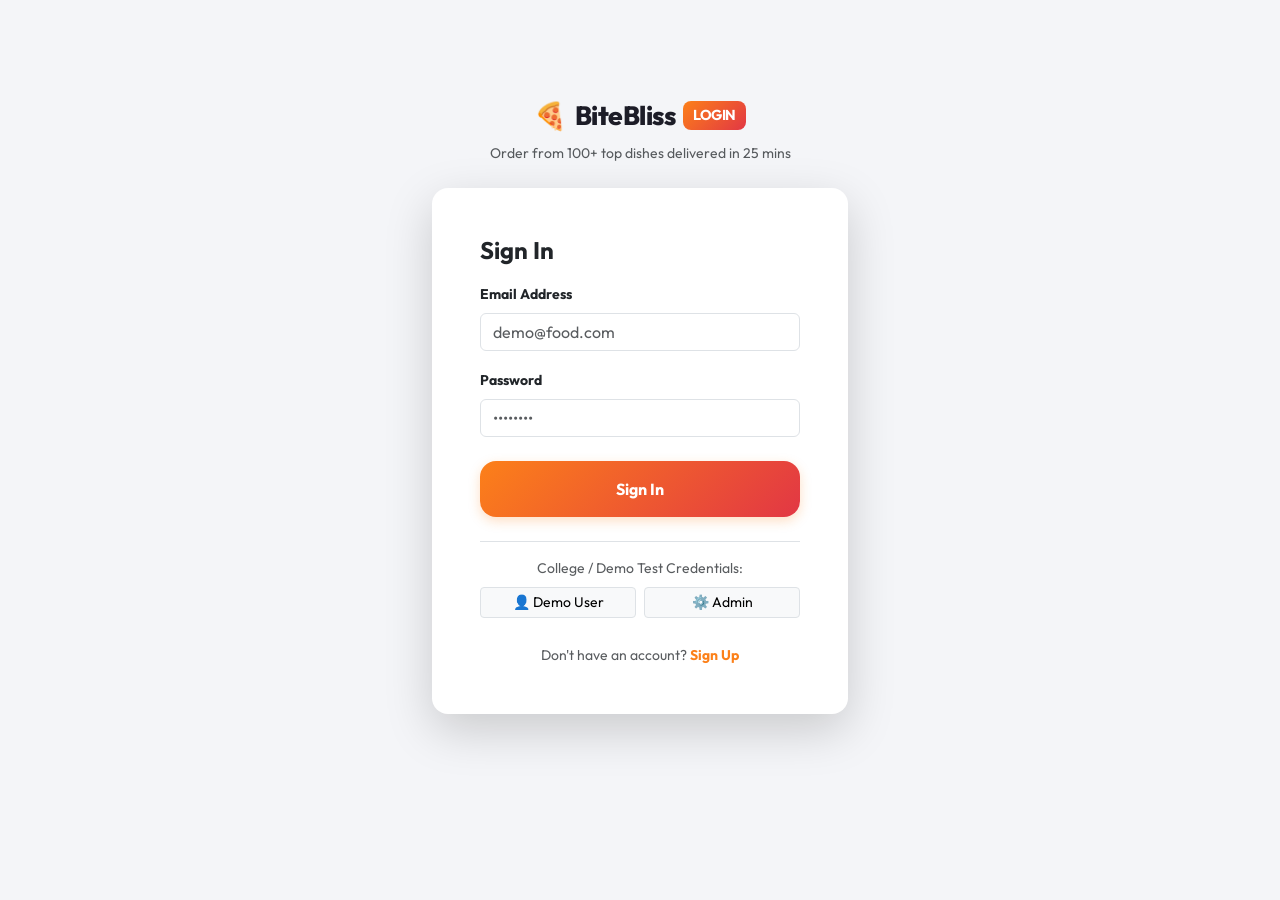
<file: frontend/profile.html>
<!DOCTYPE html>
<html lang="en">
<head>
    <meta charset="UTF-8">
    <meta name="viewport" content="width=device-width, initial-scale=1.0">
    <title>My Profile & Addresses | BiteBliss</title>
    <link href="https://cdn.jsdelivr.net/npm/bootstrap@5.3.0/dist/css/bootstrap.min.css" rel="stylesheet">
    <link href="https://fonts.googleapis.com/css2?family=Caveat:wght@600;700&family=Plus+Jakarta+Sans:wght@400;500;600;700;800;900&display=swap" rel="stylesheet">
    <link rel="stylesheet" href="css/style.css">
    <style>
        body {
            padding-top: 76px;
            padding-bottom: 0;
            background: #fff9f5;
        }
    </style>
</head>
<body class="foodie-page-wrapper">
    <!-- BiteBliss Navbar -->
    <nav class="navbar navbar-expand-lg foodie-navbar fixed-top">
        <div class="container d-flex align-items-center justify-content-between">
            <!-- Brand Logo -->
            <a class="foodie-brand" href="index.html">
                <div class="foodie-logo-icon">🍕</div>
                <span>BiteBliss</span>
            </a>

            <!-- Center Navigation Links -->
            <div class="collapse navbar-collapse justify-content-center" id="navbarNav">
                <ul class="navbar-nav gap-2 align-items-center">
                    <li class="nav-item">
                        <a class="foodie-nav-link" href="index.html">Home</a>
                    </li>
                    <li class="nav-item">
                        <a class="foodie-nav-link" href="menu.html">Menu</a>
                    </li>
                    <li class="nav-item">
                        <a class="foodie-nav-link" href="cart.html">Offers</a>
                    </li>
                    <li class="nav-item">
                        <a class="foodie-nav-link" href="orders.html">Track Order</a>
                    </li>
                </ul>
            </div>

            <!-- Right Controls -->
            <div class="d-flex align-items-center gap-3">
                <a href="menu.html" class="foodie-circle-btn" title="Search Dishes">
                    🔍
                </a>
                <a href="cart.html" class="foodie-circle-btn" title="View Cart">
                    🛒
                    <span class="foodie-badge" id="nav-cart-badge">0</span>
                </a>
                <div class="dropdown">
                    <a href="#" class="foodie-circle-btn" id="profileDropdown" data-bs-toggle="dropdown" aria-expanded="false" title="Account">
                        👤
                    </a>
                    <ul class="dropdown-menu dropdown-menu-end shadow-sm border-0 rounded-3 mt-2" aria-labelledby="profileDropdown">
                        <li id="dropdown-user-name" class="dropdown-header fw-bold text-dark">Guest</li>
                        <li><a class="dropdown-item active" href="profile.html">My Profile & Addresses</a></li>
                        <li><a class="dropdown-item" href="orders.html">My Orders</a></li>
                        <li id="admin-link-item" class="d-none"><a class="dropdown-item text-danger fw-bold" href="admin.html">⚙️ Admin Dashboard</a></li>
                        <li><hr class="dropdown-divider"></li>
                        <li id="auth-action-btn"><a class="dropdown-item text-primary fw-bold" href="login.html">Login / Register</a></li>
                    </ul>
                </div>
                <ul class="d-none" id="auth-links"></ul>
            </div>
        </div>
    </nav>

    <div class="container my-5 pt-3" id="profile-container" style="max-width: 860px;">
        <div class="row g-4">
            <!-- User Info Card -->
            <div class="col-md-5">
                <div class="card border-0 shadow-sm rounded-4 p-4 bg-white text-center">
                    <div style="font-size: 4rem;">👤</div>
                    <h4 class="fw-bold mt-2 mb-1" id="profile-name">User Name</h4>
                    <p class="text-muted small mb-2" id="profile-email">user@food.com</p>
                    <span class="badge bg-primary px-3 py-1 rounded-pill mb-3" id="profile-role">ROLE_USER</span>

                    <hr>

                    <div class="text-start small text-muted">
                        <p class="mb-1"><strong>Phone:</strong> <span id="profile-phone">-</span></p>
                        <p class="mb-0"><strong>City:</strong> Bengaluru, India</p>
                    </div>

                    <button class="btn btn-outline-danger w-100 mt-4" onclick="logout()">Logout</button>
                </div>
            </div>

            <!-- Saved Addresses -->
            <div class="col-md-7">
                <div class="card border-0 shadow-sm rounded-4 p-4 bg-white mb-4">
                    <div class="d-flex justify-content-between align-items-center mb-3">
                        <h5 class="fw-bold mb-0">Saved Addresses</h5>
                        <button class="btn btn-primary-gradient btn-sm" data-bs-toggle="modal" data-bs-target="#addAddressModal">
                            + Add New
                        </button>
                    </div>

                    <div id="profile-address-list">
                        <!-- Injected by script.js -->
                    </div>
                </div>

                <!-- Quick Short-cuts -->
                <div class="card border-0 shadow-sm rounded-4 p-4 bg-white">
                    <h5 class="fw-bold mb-3">Account Quick Links</h5>
                    <div class="d-flex flex-column gap-2">
                        <a href="orders.html" class="btn btn-light text-start py-2">📦 View Past Orders ➔</a>
                        <a href="menu.html" class="btn btn-light text-start py-2">🍽️ Browse 100+ Food Items ➔</a>
                        <a href="cart.html" class="btn btn-light text-start py-2">🛒 View Shopping Cart ➔</a>
                    </div>
                </div>
            </div>
        </div>
    </div>

    <!-- Modal: Add Address -->
    <div class="modal fade" id="addAddressModal" tabindex="-1" aria-hidden="true">
        <div class="modal-dialog modal-dialog-centered">
            <div class="modal-content rounded-4 border-0 p-3">
                <div class="modal-header border-0">
                    <h5 class="modal-title fw-bold">Add Delivery Address</h5>
                    <button type="button" class="btn-close" data-bs-dismiss="modal"></button>
                </div>
                <div class="modal-body">
                    <form onsubmit="event.preventDefault(); saveNewAddressModal();">
                        <div class="row g-3">
                            <div class="col-md-6">
                                <label class="form-label small fw-bold">Full Name</label>
                                <input type="text" id="new-addr-name" class="form-control" required placeholder="John Doe">
                            </div>
                            <div class="col-md-6">
                                <label class="form-label small fw-bold">Phone Number</label>
                                <input type="tel" id="new-addr-phone" class="form-control" required placeholder="9876543210">
                            </div>
                            <div class="col-12">
                                <label class="form-label small fw-bold">Flat / Building</label>
                                <input type="text" id="new-addr-line1" class="form-control" required placeholder="Apt 304, Sunshine Towers">
                            </div>
                            <div class="col-12">
                                <label class="form-label small fw-bold">Area / Street</label>
                                <input type="text" id="new-addr-line2" class="form-control" placeholder="Outer Ring Road, Bellandur">
                            </div>
                            <div class="col-md-4">
                                <label class="form-label small fw-bold">City</label>
                                <input type="text" id="new-addr-city" class="form-control" required value="Bengaluru">
                            </div>
                            <div class="col-md-4">
                                <label class="form-label small fw-bold">State</label>
                                <input type="text" id="new-addr-state" class="form-control" value="Karnataka">
                            </div>
                            <div class="col-md-4">
                                <label class="form-label small fw-bold">Pincode</label>
                                <input type="text" id="new-addr-pincode" class="form-control" required placeholder="560103">
                            </div>
                            <div class="col-12">
                                <label class="form-label small fw-bold">Address Type</label>
                                <select id="new-addr-type" class="form-select">
                                    <option value="Home">🏠 Home</option>
                                    <option value="Work">💼 Work</option>
                                    <option value="Other">📍 Other</option>
                                </select>
                            </div>
                        </div>
                        <button type="submit" class="btn btn-primary-gradient w-100 mt-4 py-2">Save Address</button>
                    </form>
                </div>
            </div>
        </div>
    </div>

    <!-- Modal: Edit / Change Address -->
    <div class="modal fade" id="editAddressModal" tabindex="-1" aria-hidden="true">
        <div class="modal-dialog modal-dialog-centered">
            <div class="modal-content rounded-4 border-0 p-3 shadow-lg">
                <div class="modal-header border-0 pb-0">
                    <h5 class="modal-title fw-bold">✏️ Edit Delivery Address</h5>
                    <button type="button" class="btn-close" data-bs-dismiss="modal"></button>
                </div>
                <div class="modal-body">
                    <form onsubmit="event.preventDefault(); saveEditedAddressModal();">
                        <input type="hidden" id="edit-addr-id">
                        <div class="row g-3">
                            <div class="col-md-6">
                                <label class="form-label small fw-bold">Full Name</label>
                                <input type="text" id="edit-addr-name" class="form-control rounded-3" required placeholder="John Doe">
                            </div>
                            <div class="col-md-6">
                                <label class="form-label small fw-bold">Phone Number</label>
                                <input type="tel" id="edit-addr-phone" class="form-control rounded-3" required placeholder="9876543210">
                            </div>
                            <div class="col-12">
                                <label class="form-label small fw-bold">Flat / Building</label>
                                <input type="text" id="edit-addr-line1" class="form-control rounded-3" required placeholder="Apt 304, Sunshine Towers">
                            </div>
                            <div class="col-12">
                                <label class="form-label small fw-bold">Area / Street</label>
                                <input type="text" id="edit-addr-line2" class="form-control rounded-3" placeholder="Outer Ring Road, Bellandur">
                            </div>
                            <div class="col-md-4">
                                <label class="form-label small fw-bold">City</label>
                                <input type="text" id="edit-addr-city" class="form-control rounded-3" required value="Bengaluru">
                            </div>
                            <div class="col-md-4">
                                <label class="form-label small fw-bold">State</label>
                                <input type="text" id="edit-addr-state" class="form-control rounded-3" value="Karnataka">
                            </div>
                            <div class="col-md-4">
                                <label class="form-label small fw-bold">Pincode</label>
                                <input type="text" id="edit-addr-pincode" class="form-control rounded-3" required placeholder="560103">
                            </div>
                            <div class="col-12">
                                <label class="form-label small fw-bold">Address Type</label>
                                <select id="edit-addr-type" class="form-select rounded-3">
                                    <option value="Home">🏠 Home</option>
                                    <option value="Work">💼 Work</option>
                                    <option value="Other">📍 Other</option>
                                </select>
                            </div>
                        </div>
                        <button type="submit" class="btn btn-primary-gradient w-100 mt-4 py-2">Save Changes</button>
                    </form>
                </div>
            </div>
        </div>
    </div>

    <script src="https://cdn.jsdelivr.net/npm/bootstrap@5.3.0/dist/js/bootstrap.bundle.min.js"></script>
    <script src="js/script.js"></script>
</body>
</html>
</file>
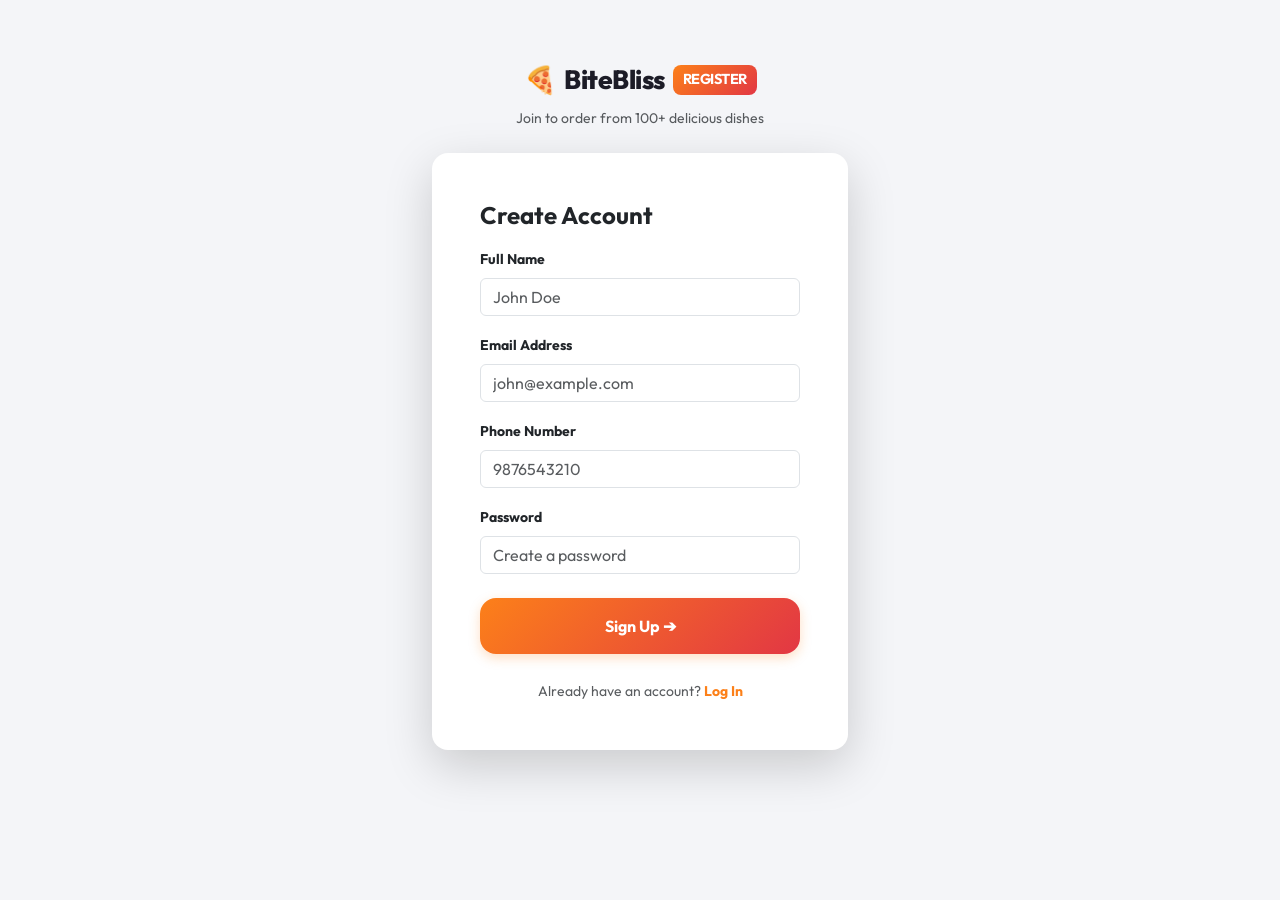
<file: frontend/register.html>
<!DOCTYPE html>
<html lang="en">
<head>
    <meta charset="UTF-8">
    <meta name="viewport" content="width=device-width, initial-scale=1.0">
    <title>Register | BiteBliss</title>
    <link href="https://cdn.jsdelivr.net/npm/bootstrap@5.3.0/dist/css/bootstrap.min.css" rel="stylesheet">
    <link href="https://fonts.googleapis.com/css2?family=Outfit:wght@300;400;500;600;700;800&display=swap" rel="stylesheet">
    <link rel="stylesheet" href="css/style.css">
</head>
<body class="d-flex align-items-center justify-content-center" style="min-height: 100vh; padding-top: 0;">
    <div class="container" style="max-width: 440px;">
        <div class="text-center mb-4">
            <a class="brand-logo justify-content-center" href="index.html">
                <span>🍕</span> BiteBliss <span class="brand-badge">REGISTER</span>
            </a>
            <p class="text-muted small mt-2">Join to order from 100+ delicious dishes</p>
        </div>

        <div class="card border-0 shadow-lg rounded-4 p-4 p-md-5 bg-white">
            <h4 class="fw-bold mb-3">Create Account</h4>
            
            <div id="error-msg" class="alert alert-danger d-none py-2 small"></div>

            <form onsubmit="register(event)">
                <div class="mb-3">
                    <label class="form-label small fw-bold">Full Name</label>
                    <input type="text" id="name" class="form-control" placeholder="John Doe" required>
                </div>
                <div class="mb-3">
                    <label class="form-label small fw-bold">Email Address</label>
                    <input type="email" id="email" class="form-control" placeholder="john@example.com" required>
                </div>
                <div class="mb-3">
                    <label class="form-label small fw-bold">Phone Number</label>
                    <input type="tel" id="phone" class="form-control" placeholder="9876543210" required>
                </div>
                <div class="mb-4">
                    <label class="form-label small fw-bold">Password</label>
                    <input type="password" id="password" class="form-control" placeholder="Create a password" required>
                </div>
                <button type="submit" class="btn btn-primary-gradient w-100 py-3 fs-6">Sign Up ➔</button>
            </form>

            <div class="text-center mt-4">
                <small class="text-muted">Already have an account? <a href="login.html" class="fw-bold text-decoration-none" style="color: var(--primary-orange);">Log In</a></small>
            </div>
        </div>
    </div>

    <script src="https://cdn.jsdelivr.net/npm/bootstrap@5.3.0/dist/js/bootstrap.bundle.min.js"></script>
    <script src="js/script.js"></script>
</body>
</html>
</file>
<file: frontend/css/style.css>
/* =========================================================
   Mini Zomato / Swiggy Design System
   ========================================================= */

:root {
    --primary-orange: #fc8019;
    --primary-coral: #ff5252;
    --primary-zomato: #e23744;
    --primary-gradient: linear-gradient(135deg, #fc8019 0%, #e23744 100%);
    --secondary-gradient: linear-gradient(135deg, #1c1c27 0%, #2b2b3d 100%);
    --hero-gradient: linear-gradient(135deg, rgba(28,28,39,0.85) 0%, rgba(226,55,68,0.85) 100%);
    --bg-main: #f4f5f8;
    --card-bg: #ffffff;
    --text-primary: #1c1c27;
    --text-secondary: #686b78;
    --text-muted: #93959f;
    --border-color: #e9e9eb;
    --veg-green: #0fa34f;
    --nonveg-red: #e43b4f;
    --star-gold: #fbc02d;
    --accent-blue: #0984e3;
    --shadow-sm: 0 2px 8px rgba(0, 0, 0, 0.06);
    --shadow-md: 0 8px 24px rgba(0, 0, 0, 0.08);
    --shadow-lg: 0 16px 36px rgba(0, 0, 0, 0.12);
    --radius-sm: 8px;
    --radius-md: 16px;
    --radius-lg: 24px;
    --radius-full: 9999px;
}

* {
    box-sizing: border-box;
    margin: 0;
    padding: 0;
}

body {
    font-family: 'Outfit', -apple-system, BlinkMacSystemFont, 'Segoe UI', Roboto, sans-serif;
    background-color: var(--bg-main);
    color: var(--text-primary);
    padding-top: 80px;
    padding-bottom: 90px;
    min-height: 100vh;
    display: flex;
    flex-direction: column;
}

/* =========================================================
   Navbar & Header
   ========================================================= */
.navbar-custom {
    background: rgba(255, 255, 255, 0.95);
    backdrop-filter: blur(12px);
    -webkit-backdrop-filter: blur(12px);
    border-bottom: 1px solid var(--border-color);
    box-shadow: 0 4px 16px rgba(0, 0, 0, 0.04);
    height: 80px;
    transition: all 0.3s ease;
    z-index: 1040;
}

.brand-logo {
    font-weight: 800;
    font-size: 1.65rem;
    letter-spacing: -0.5px;
    color: var(--text-primary);
    text-decoration: none;
    display: flex;
    align-items: center;
    gap: 8px;
}

.brand-logo .brand-badge {
    background: var(--primary-gradient);
    color: white;
    padding: 4px 10px;
    border-radius: var(--radius-sm);
    font-size: 0.9rem;
    font-weight: 700;
}

.location-pill {
    background: #f1f2f6;
    border-radius: var(--radius-full);
    padding: 6px 16px;
    font-size: 0.85rem;
    color: var(--text-secondary);
    display: flex;
    align-items: center;
    gap: 6px;
    cursor: pointer;
    transition: background 0.2s ease;
}

.location-pill:hover {
    background: #e4e7eb;
}

.nav-link {
    font-weight: 600;
    color: var(--text-secondary) !important;
    padding: 8px 16px !important;
    border-radius: var(--radius-full);
    transition: all 0.2s ease;
}

.nav-link:hover, .nav-link.active {
    color: var(--primary-orange) !important;
    background-color: rgba(252, 128, 25, 0.08);
}

.cart-nav-badge {
    background: var(--primary-orange);
    color: white;
    font-weight: 700;
    font-size: 0.75rem;
    padding: 2px 8px;
    border-radius: var(--radius-full);
    margin-left: 4px;
}

/* =========================================================
   Hero Section
   ========================================================= */
.hero-swiggy {
    background: var(--hero-gradient), url('https://images.unsplash.com/photo-1504674900247-0877df9cc836?w=1600&q=80') center/cover no-repeat;
    min-height: 480px;
    color: white;
    border-radius: 0 0 36px 36px;
    margin-top: -80px;
    padding-top: 130px;
    padding-bottom: 70px;
    position: relative;
    overflow: hidden;
}

.hero-swiggy h1 {
    font-size: 3.2rem;
    font-weight: 800;
    line-height: 1.15;
    letter-spacing: -1px;
}

.hero-swiggy p {
    font-size: 1.15rem;
    color: rgba(255, 255, 255, 0.9);
    max-width: 600px;
}

.hero-search-box {
    background: white;
    border-radius: var(--radius-full);
    padding: 8px 12px;
    box-shadow: 0 12px 32px rgba(0,0,0,0.2);
    display: flex;
    align-items: center;
    max-width: 640px;
}

.hero-search-box input {
    border: none;
    outline: none;
    font-size: 1.05rem;
    padding: 10px 16px;
    width: 100%;
    color: var(--text-primary);
}

.hero-search-box button {
    background: var(--primary-gradient);
    color: white;
    border: none;
    border-radius: var(--radius-full);
    padding: 12px 28px;
    font-weight: 600;
    cursor: pointer;
    white-space: nowrap;
    transition: transform 0.2s ease, box-shadow 0.2s ease;
}

.hero-search-box button:hover {
    transform: scale(1.03);
    box-shadow: 0 4px 14px rgba(252, 128, 25, 0.4);
}

.hero-feature-pill {
    background: rgba(255, 255, 255, 0.15);
    backdrop-filter: blur(8px);
    padding: 8px 16px;
    border-radius: var(--radius-full);
    font-size: 0.9rem;
    font-weight: 600;
    display: inline-flex;
    align-items: center;
    gap: 8px;
    margin-right: 12px;
    margin-top: 12px;
}

/* =========================================================
   Category Carousel & Filters
   ========================================================= */
.category-scroll-container {
    display: flex;
    overflow-x: auto;
    gap: 16px;
    padding: 16px 4px;
    scrollbar-width: none; /* Firefox */
}

.category-scroll-container::-webkit-scrollbar {
    display: none; /* Safari and Chrome */
}

.category-pill-card {
    flex: 0 0 auto;
    background: white;
    border-radius: var(--radius-md);
    padding: 12px 20px;
    display: flex;
    align-items: center;
    gap: 10px;
    box-shadow: var(--shadow-sm);
    border: 1.5px solid transparent;
    cursor: pointer;
    font-weight: 600;
    font-size: 0.95rem;
    color: var(--text-primary);
    transition: all 0.25s ease;
    user-select: none;
}

.category-pill-card:hover {
    transform: translateY(-3px);
    box-shadow: var(--shadow-md);
    border-color: rgba(252, 128, 25, 0.3);
}

.category-pill-card.active {
    background: var(--primary-gradient);
    color: white;
    box-shadow: 0 8px 20px rgba(252, 128, 25, 0.3);
}

.filter-bar {
    display: flex;
    flex-wrap: wrap;
    align-items: center;
    gap: 10px;
    margin-bottom: 24px;
}

.filter-chip {
    background: white;
    border: 1px solid var(--border-color);
    padding: 8px 16px;
    border-radius: var(--radius-full);
    font-size: 0.88rem;
    font-weight: 600;
    color: var(--text-secondary);
    cursor: pointer;
    transition: all 0.2s ease;
    display: inline-flex;
    align-items: center;
    gap: 6px;
}

.filter-chip:hover {
    background: #f8f9fa;
    border-color: #ced4da;
}

.filter-chip.active {
    background: var(--text-primary);
    color: white;
    border-color: var(--text-primary);
}

/* =========================================================
   Veg / Non-Veg Indicator
   ========================================================= */
.veg-badge, .nonveg-badge {
    width: 16px;
    height: 16px;
    border-radius: 3px;
    display: inline-flex;
    align-items: center;
    justify-content: center;
    position: relative;
    flex-shrink: 0;
}

.veg-badge {
    border: 2px solid var(--veg-green);
}

.veg-badge::after {
    content: '';
    width: 8px;
    height: 8px;
    background-color: var(--veg-green);
    border-radius: 50%;
}

.nonveg-badge {
    border: 2px solid var(--nonveg-red);
}

.nonveg-badge::after {
    content: '';
    width: 0;
    height: 0;
    border-left: 4px solid transparent;
    border-right: 4px solid transparent;
    border-bottom: 7px solid var(--nonveg-red);
}

/* =========================================================
   Food Cards (Swiggy / Zomato Style)
   ========================================================= */
.food-card-modern {
    background: var(--card-bg);
    border: none;
    border-radius: var(--radius-md);
    overflow: hidden;
    box-shadow: var(--shadow-sm);
    transition: transform 0.3s ease, box-shadow 0.3s ease;
    display: flex;
    flex-direction: column;
    height: 100%;
    position: relative;
}

.food-card-modern:hover {
    transform: translateY(-6px);
    box-shadow: var(--shadow-lg);
}

.food-card-img-wrapper {
    position: relative;
    width: 100%;
    height: 210px;
    overflow: hidden;
    background: #e9ecef;
}

.food-card-img-wrapper img {
    width: 100%;
    height: 100%;
    object-fit: cover;
    transition: transform 0.4s ease;
}

.food-card-modern:hover .food-card-img-wrapper img {
    transform: scale(1.06);
}

.discount-ribbon {
    position: absolute;
    bottom: 12px;
    left: 12px;
    background: linear-gradient(135deg, rgba(28,28,39,0.9), rgba(0,0,0,0.85));
    backdrop-filter: blur(6px);
    color: white;
    font-size: 0.78rem;
    font-weight: 800;
    text-transform: uppercase;
    letter-spacing: 0.5px;
    padding: 4px 10px;
    border-radius: var(--radius-sm);
    box-shadow: 0 4px 10px rgba(0,0,0,0.3);
}

.fav-btn-heart {
    position: absolute;
    top: 12px;
    right: 12px;
    width: 36px;
    height: 36px;
    border-radius: 50%;
    background: rgba(255, 255, 255, 0.9);
    backdrop-filter: blur(4px);
    border: none;
    display: flex;
    align-items: center;
    justify-content: center;
    cursor: pointer;
    font-size: 1.1rem;
    transition: all 0.2s ease;
    z-index: 5;
}

.fav-btn-heart:hover {
    transform: scale(1.15);
    background: white;
}

.food-card-body {
    padding: 16px 18px 18px 18px;
    display: flex;
    flex-direction: column;
    flex-grow: 1;
}

.restaurant-title {
    font-size: 0.8rem;
    font-weight: 700;
    color: var(--text-muted);
    text-transform: uppercase;
    letter-spacing: 0.5px;
    margin-bottom: 4px;
}

.dish-name {
    font-size: 1.15rem;
    font-weight: 700;
    color: var(--text-primary);
    line-height: 1.3;
    margin-bottom: 6px;
}

.meta-badges {
    display: flex;
    align-items: center;
    gap: 8px;
    margin-bottom: 10px;
    font-size: 0.85rem;
}

.rating-badge {
    background: #48c479;
    color: white;
    font-weight: 700;
    font-size: 0.78rem;
    padding: 2px 7px;
    border-radius: var(--radius-sm);
    display: inline-flex;
    align-items: center;
    gap: 3px;
}

.prep-time {
    color: var(--text-secondary);
    font-weight: 600;
}

.dish-desc {
    font-size: 0.86rem;
    color: var(--text-secondary);
    line-height: 1.4;
    margin-bottom: 14px;
    display: -webkit-box;
    -webkit-line-clamp: 2;
    -webkit-box-orient: vertical;
    overflow: hidden;
}

.card-bottom-action {
    margin-top: auto;
    display: flex;
    align-items: center;
    justify-content: space-between;
    padding-top: 10px;
    border-top: 1px dashed var(--border-color);
}

.dish-price {
    font-size: 1.25rem;
    font-weight: 800;
    color: var(--text-primary);
}

/* Swiggy Style ADD Button / Stepper */
.swiggy-btn-container {
    min-width: 100px;
    height: 38px;
    position: relative;
}

.btn-swiggy-add {
    width: 100%;
    height: 100%;
    background: white;
    border: 1.5px solid var(--border-color);
    color: var(--veg-green);
    font-weight: 800;
    font-size: 0.92rem;
    border-radius: var(--radius-sm);
    cursor: pointer;
    box-shadow: 0 2px 6px rgba(0, 0, 0, 0.06);
    transition: all 0.2s ease;
    display: flex;
    align-items: center;
    justify-content: center;
}

.btn-swiggy-add:hover {
    background: #f0faf3;
    border-color: var(--veg-green);
    transform: translateY(-1px);
    box-shadow: 0 4px 10px rgba(15, 163, 79, 0.15);
}

.swiggy-stepper {
    width: 100%;
    height: 100%;
    background: white;
    border: 1.5px solid var(--veg-green);
    border-radius: var(--radius-sm);
    display: flex;
    align-items: center;
    justify-content: space-between;
    box-shadow: 0 2px 8px rgba(15, 163, 79, 0.15);
    overflow: hidden;
}

.stepper-btn {
    background: none;
    border: none;
    color: var(--veg-green);
    font-size: 1.15rem;
    font-weight: 800;
    width: 32px;
    height: 100%;
    cursor: pointer;
    transition: background 0.15s ease;
    display: flex;
    align-items: center;
    justify-content: center;
}

.stepper-btn:hover {
    background: rgba(15, 163, 79, 0.1);
}

.stepper-qty {
    font-weight: 700;
    font-size: 0.95rem;
    color: var(--veg-green);
}

/* =========================================================
   Floating Cart Bar (Mobile & Desktop)
   ========================================================= */
.floating-cart-bar {
    position: fixed;
    bottom: 24px;
    left: 50%;
    transform: translateX(-50%);
    background: var(--primary-gradient);
    color: white;
    width: calc(100% - 48px);
    max-width: 800px;
    padding: 14px 24px;
    border-radius: var(--radius-full);
    box-shadow: 0 12px 30px rgba(252, 128, 25, 0.45);
    display: flex;
    align-items: center;
    justify-content: space-between;
    z-index: 1050;
    cursor: pointer;
    transition: all 0.3s cubic-bezier(0.175, 0.885, 0.32, 1.275);
    animation: slideUp 0.3s ease;
}

.floating-cart-bar:hover {
    transform: translateX(-50%) translateY(-3px);
    box-shadow: 0 16px 36px rgba(252, 128, 25, 0.55);
}

@keyframes slideUp {
    from { opacity: 0; transform: translateX(-50%) translateY(30px); }
    to { opacity: 1; transform: translateX(-50%) translateY(0); }
}

/* =========================================================
   Promo Cards & Coupon Slider
   ========================================================= */
.offer-card {
    background: white;
    border: 1.5px dashed var(--primary-orange);
    border-radius: var(--radius-md);
    padding: 16px;
    position: relative;
    cursor: pointer;
    transition: all 0.2s ease;
}

.offer-card:hover {
    background: #fff9f5;
    transform: translateY(-2px);
}

.offer-card.applied {
    background: #f0fdf4 !important;
    border: 1.5px solid #10b981 !important;
}

.offer-card.applied:hover {
    background: #e6fcf5 !important;
}

.offer-code-tag {
    background: rgba(252, 128, 25, 0.12);
    color: var(--primary-orange);
    font-weight: 800;
    font-size: 0.85rem;
    padding: 4px 10px;
    border-radius: var(--radius-sm);
    display: inline-block;
    margin-bottom: 6px;
}

/* =========================================================
   Group Order & Smart Bill Splitter Styles
   ========================================================= */
.group-order-banner {
    background: linear-gradient(135deg, #4338ca 0%, #6366f1 50%, #8b5cf6 100%);
    box-shadow: 0 8px 24px -4px rgba(79, 70, 229, 0.25);
    border: none;
    border-radius: 20px;
    transition: all 0.2s ease;
}

.group-avatar {
    width: 38px;
    height: 38px;
    border-radius: 50%;
    display: inline-flex;
    align-items: center;
    justify-content: center;
    font-size: 1.15rem;
    font-weight: 700;
    color: white;
    box-shadow: 0 2px 6px rgba(0,0,0,0.12);
    flex-shrink: 0;
}

.friend-split-card {
    background: #ffffff;
    border: 1.5px solid #e2e8f0;
    border-radius: 16px;
    padding: 16px;
    transition: all 0.2s cubic-bezier(0.16, 1, 0.3, 1);
}

.friend-split-card:hover {
    border-color: #6366f1;
    transform: translateY(-2px);
    box-shadow: 0 8px 20px -4px rgba(99, 102, 241, 0.15);
}

.dish-assign-select {
    font-size: 0.78rem;
    padding: 3px 10px;
    border-radius: 12px;
    border: 1.5px solid #e2e8f0;
    background: #f8fafc;
    color: #1e293b;
    font-weight: 600;
    cursor: pointer;
    transition: all 0.15s ease;
}

.dish-assign-select:hover, .dish-assign-select:focus {
    border-color: #6366f1;
    background: #ffffff;
    outline: none;
}

.split-pill-tab {
    padding: 8px 18px;
    border-radius: 24px;
    font-size: 0.88rem;
    font-weight: 700;
    border: 1.5px solid #e2e8f0;
    background: #ffffff;
    color: #64748b;
    cursor: pointer;
    transition: all 0.2s ease;
}

.split-pill-tab.active {
    background: #4f46e5;
    color: #ffffff;
    border-color: #4f46e5;
    box-shadow: 0 4px 12px rgba(79, 70, 229, 0.25);
}

.participant-chip {
    display: inline-flex;
    align-items: center;
    gap: 8px;
    padding: 7px 16px;
    background: #ffffff;
    border: 1.5px solid #cbd5e1;
    border-radius: 24px;
    cursor: pointer;
    font-size: 0.85rem;
    font-weight: 600;
    color: #475569;
    user-select: none;
    transition: all 0.2s cubic-bezier(0.16, 1, 0.3, 1);
}

.participant-chip:hover {
    border-color: #6366f1;
    color: #4338ca;
    background: #f8fafc;
    transform: translateY(-1px);
}

.participant-chip.active {
    background: #eef2ff;
    border-color: #6366f1;
    color: #4338ca;
    box-shadow: 0 2px 8px rgba(99, 102, 241, 0.18);
}

.participant-chip input[type="checkbox"] {
    cursor: pointer;
    accent-color: #6366f1;
    width: 16px;
    height: 16px;
    margin: 0;
}

/* =========================================================
   Live Order Tracking & Bill Page
   ========================================================= */
.tracking-container {
    background: white;
    border-radius: var(--radius-lg);
    box-shadow: var(--shadow-md);
    padding: 36px;
    position: relative;
}

.tracking-header {
    text-align: center;
    margin-bottom: 30px;
}

.live-eta-box {
    background: linear-gradient(135deg, #10ac84 0%, #1dd1a1 100%);
    color: white;
    padding: 16px 24px;
    border-radius: var(--radius-md);
    display: inline-flex;
    align-items: center;
    gap: 12px;
    font-weight: 700;
    font-size: 1.1rem;
    box-shadow: 0 8px 20px rgba(16, 172, 132, 0.25);
}

.tracking-timeline {
    position: relative;
    padding: 20px 0;
}

.tracking-step {
    display: flex;
    align-items: flex-start;
    position: relative;
    padding-bottom: 32px;
}

.tracking-step:last-child {
    padding-bottom: 0;
}

.tracking-step:not(:last-child)::before {
    content: '';
    position: absolute;
    left: 20px;
    top: 40px;
    bottom: 0;
    width: 3px;
    background: var(--border-color);
}

.tracking-step.completed:not(:last-child)::before {
    background: var(--veg-green);
}

.tracking-icon {
    width: 42px;
    height: 42px;
    border-radius: 50%;
    background: #f1f2f6;
    color: var(--text-muted);
    display: flex;
    align-items: center;
    justify-content: center;
    font-size: 1.2rem;
    margin-right: 18px;
    z-index: 2;
    transition: all 0.3s ease;
}

.tracking-step.completed .tracking-icon {
    background: var(--veg-green);
    color: white;
}

.tracking-step.active .tracking-icon {
    background: var(--primary-orange);
    color: white;
    box-shadow: 0 0 0 6px rgba(252, 128, 25, 0.2);
    animation: pulse 1.5s infinite;
}

@keyframes pulse {
    0% { box-shadow: 0 0 0 0 rgba(252, 128, 25, 0.4); }
    70% { box-shadow: 0 0 0 12px rgba(252, 128, 25, 0); }
    100% { box-shadow: 0 0 0 0 rgba(252, 128, 25, 0); }
}

.driver-card {
    background: #f8f9fa;
    border-radius: var(--radius-md);
    padding: 18px;
    display: flex;
    align-items: center;
    justify-content: space-between;
    border: 1px solid var(--border-color);
    margin-top: 24px;
}

.simulated-map {
    width: 100%;
    height: 280px;
    background: 
        radial-gradient(circle at 75% 30%, rgba(255, 69, 0, 0.1) 0%, transparent 40%),
        linear-gradient(rgba(241, 245, 249, 0.96), rgba(241, 245, 249, 0.96)),
        repeating-linear-gradient(0deg, #cbd5e1 0, #cbd5e1 2px, transparent 2px, transparent 40px),
        repeating-linear-gradient(90deg, #cbd5e1 0, #cbd5e1 2px, transparent 2px, transparent 50px);
    border-radius: var(--radius-md);
    position: relative;
    overflow: hidden;
    border: 2px solid var(--border-color);
    margin-bottom: 20px;
}

.pulse-dot {
    display: inline-block;
    width: 8px;
    height: 8px;
    background: #10b981;
    border-radius: 50%;
    box-shadow: 0 0 0 rgba(16, 185, 129, 0.4);
    animation: pulseDot 1.5s infinite;
}

@keyframes pulseDot {
    0% { box-shadow: 0 0 0 0 rgba(16, 185, 129, 0.7); }
    70% { box-shadow: 0 0 0 8px rgba(16, 185, 129, 0); }
    100% { box-shadow: 0 0 0 0 rgba(16, 185, 129, 0); }
}

.animated-rider-marker {
    position: absolute;
    width: 48px;
    height: 48px;
    background: var(--primary-orange);
    color: white;
    border-radius: 50%;
    display: flex;
    align-items: center;
    justify-content: center;
    font-size: 1.5rem;
    box-shadow: 0 6px 16px rgba(0,0,0,0.3);
    top: 45%;
    left: 20%;
    animation: riderMove 6s infinite alternate ease-in-out;
}

@keyframes riderMove {
    0% { left: 15%; top: 60%; }
    50% { left: 45%; top: 40%; }
    100% { left: 75%; top: 35%; }
}

/* =========================================================
   Bill & Receipt
   ========================================================= */
.bill-paper {
    background: white;
    border: 1px solid var(--border-color);
    border-radius: var(--radius-md);
    padding: 30px;
    box-shadow: var(--shadow-sm);
}

.bill-row {
    display: flex;
    justify-content: space-between;
    margin-bottom: 8px;
    font-size: 0.92rem;
    color: var(--text-secondary);
}

.bill-row.total {
    font-size: 1.25rem;
    font-weight: 800;
    color: var(--text-primary);
    border-top: 2px solid var(--text-primary);
    padding-top: 12px;
    margin-top: 12px;
}

/* =========================================================
   Buttons & Utility
   ========================================================= */
.btn-primary-gradient {
    background: var(--primary-gradient);
    color: white;
    border: none;
    font-weight: 700;
    border-radius: var(--radius-md);
    padding: 12px 24px;
    transition: all 0.25s ease;
    box-shadow: 0 4px 12px rgba(252, 128, 25, 0.25);
}

.btn-primary-gradient:hover {
    transform: translateY(-2px);
    box-shadow: 0 8px 20px rgba(252, 128, 25, 0.35);
    color: white;
}

.btn-outline-custom {
    border: 1.5px solid var(--border-color);
    background: white;
    color: var(--text-primary);
    font-weight: 600;
    border-radius: var(--radius-md);
    padding: 10px 20px;
    transition: all 0.2s ease;
}

.btn-outline-custom:hover {
    border-color: var(--primary-orange);
    color: var(--primary-orange);
}

/* Custom Toast Alert */
.custom-toast {
    position: fixed;
    top: 96px;
    right: 24px;
    background: var(--text-primary);
    color: white;
    padding: 14px 22px;
    border-radius: var(--radius-md);
    box-shadow: 0 10px 28px rgba(0, 0, 0, 0.2);
    display: flex;
    align-items: center;
    gap: 12px;
    z-index: 1080;
    font-weight: 600;
    font-size: 0.95rem;
    animation: toastSlideIn 0.3s ease;
}

@keyframes toastSlideIn {
    from { opacity: 0; transform: translateX(50px); }
    to { opacity: 1; transform: translateX(0); }
}

/* Print Invoice */
@media print {
    body { padding: 0; background: white; }
    .navbar-custom, .floating-cart-bar, .no-print { display: none !important; }
    .bill-paper { box-shadow: none; border: none; padding: 0; }
}

/* =========================================================
   Foodie Empty Cart & Hero Design (Ref: User Screenshot)
   ========================================================= */
@import url('https://fonts.googleapis.com/css2?family=Caveat:wght@600;700&family=Plus+Jakarta+Sans:wght@400;500;600;700;800;900&display=swap');

.foodie-page-wrapper {
    font-family: 'Plus Jakarta Sans', -apple-system, BlinkMacSystemFont, sans-serif;
    background: radial-gradient(circle at 50% 20%, #fff7f1 0%, #fffdfc 50%, #fff5ed 100%);
    min-height: 100vh;
    position: relative;
    overflow-x: hidden;
    padding-bottom: 40px;
}

/* Navbar */
.foodie-navbar {
    background: rgba(255, 255, 255, 0.96);
    backdrop-filter: blur(16px);
    -webkit-backdrop-filter: blur(16px);
    border-bottom: 1px solid rgba(240, 220, 205, 0.45);
    padding: 14px 0;
    box-shadow: 0 4px 20px rgba(0, 0, 0, 0.03);
}

.foodie-brand {
    display: flex;
    align-items: center;
    gap: 10px;
    text-decoration: none;
    color: #191b26;
    font-weight: 800;
    font-size: 1.65rem;
    letter-spacing: -0.5px;
}

.foodie-logo-icon {
    width: 44px;
    height: 44px;
    background: linear-gradient(135deg, #ff7a3d 0%, #ff4200 100%);
    border-radius: 12px;
    display: flex;
    align-items: center;
    justify-content: center;
    color: white;
    font-size: 1.35rem;
    box-shadow: 0 6px 14px rgba(255, 66, 0, 0.32);
}

.foodie-nav-link {
    font-weight: 600;
    font-size: 1rem;
    color: #525566;
    text-decoration: none;
    padding: 8px 18px;
    transition: all 0.2s ease;
    position: relative;
}

.foodie-nav-link:hover {
    color: #ff4500;
}

.foodie-nav-link.active {
    color: #ff4500;
    font-weight: 700;
}

.foodie-nav-link.active::after {
    content: '';
    position: absolute;
    bottom: -6px;
    left: 18px;
    right: 18px;
    height: 3px;
    background: #ff4500;
    border-radius: 99px;
}

.foodie-circle-btn {
    width: 42px;
    height: 42px;
    border-radius: 50%;
    background: #f4f4f7;
    border: none;
    display: flex;
    align-items: center;
    justify-content: center;
    color: #333644;
    font-size: 1.1rem;
    transition: all 0.2s ease;
    text-decoration: none;
    position: relative;
    cursor: pointer;
}

.foodie-circle-btn:hover {
    background: #ebebee;
    transform: translateY(-2px);
    color: #ff4500;
}

.foodie-badge {
    position: absolute;
    top: -4px;
    right: -4px;
    background: #ff3800;
    color: white;
    font-size: 0.72rem;
    font-weight: 800;
    width: 20px;
    height: 20px;
    border-radius: 50%;
    display: flex;
    align-items: center;
    justify-content: center;
    border: 2px solid #ffffff;
    box-shadow: 0 2px 6px rgba(255, 56, 0, 0.4);
}

/* Empty Cart Canvas */
.empty-cart-canvas {
    position: relative;
    padding: 36px 15px 50px;
    text-align: center;
    max-width: 1400px;
    margin: 0 auto;
    overflow: hidden;
}

/* Decorative side plates */
.deco-plate {
    position: absolute;
    pointer-events: none;
    z-index: 1;
    user-select: none;
    filter: drop-shadow(0 20px 40px rgba(70, 30, 0, 0.14));
}

.deco-plate-left {
    top: 60px;
    left: -140px;
    width: 370px;
    max-width: 34vw;
}

.deco-plate-right {
    top: 50px;
    right: -130px;
    width: 410px;
    max-width: 36vw;
}

.deco-plate img {
    width: 100%;
    height: auto;
    border-radius: 50%;
    object-fit: cover;
}

/* Handwritten Calligraphy */
.handwritten-text {
    position: absolute;
    font-family: 'Caveat', cursive;
    color: #ff6a3d;
    font-weight: 700;
    line-height: 1.15;
    pointer-events: none;
    user-select: none;
    z-index: 2;
}

.handwritten-left {
    left: 140px;
    top: 90px;
    font-size: 2.3rem;
    transform: rotate(-8deg);
    text-align: left;
}

.handwritten-right {
    right: 150px;
    top: 90px;
    font-size: 2.3rem;
    transform: rotate(8deg);
    text-align: right;
}

.doodle-heart, .doodle-smile {
    display: inline-block;
    color: #ff5023;
    font-size: 2rem;
    vertical-align: middle;
}

/* 3D Cart Centerpiece */
.cart-visual-container {
    position: relative;
    display: inline-block;
    margin: 10px auto 14px;
}

.cart-3d-img {
    width: 180px;
    height: 180px;
    object-fit: contain;
    mix-blend-mode: multiply;
    filter: drop-shadow(0 15px 25px rgba(255, 80, 0, 0.12));
    animation: cartFloat 4s ease-in-out infinite;
}

@keyframes cartFloat {
    0%, 100% { transform: translateY(0px) rotate(0deg); }
    50% { transform: translateY(-8px) rotate(1.5deg); }
}

.speed-lines-svg {
    position: absolute;
    width: 250px;
    height: 140px;
    top: 15px;
    left: 50%;
    transform: translateX(-50%);
    pointer-events: none;
    z-index: -1;
    opacity: 0.8;
}

/* Typography */
.empty-cart-title {
    font-weight: 900;
    font-size: 2.85rem;
    letter-spacing: -0.8px;
    color: #1a1a24;
    margin-bottom: 12px;
}

.empty-cart-title .highlight {
    color: #ff3b00;
    background: linear-gradient(135deg, #ff6b35 0%, #ff2b00 100%);
    -webkit-background-clip: text;
    -webkit-text-fill-color: transparent;
}

.empty-cart-subtitle {
    font-size: 1.08rem;
    color: #636674;
    line-height: 1.6;
    margin-bottom: 26px;
    max-width: 530px;
    margin-left: auto;
    margin-right: auto;
}

/* Primary Explore Button */
.btn-foodie-explore {
    display: inline-flex;
    align-items: center;
    gap: 10px;
    background: linear-gradient(135deg, #ff7a3d 0%, #ff3b00 100%);
    color: #ffffff !important;
    font-weight: 700;
    font-size: 1.12rem;
    padding: 16px 40px;
    border-radius: 9999px;
    text-decoration: none;
    box-shadow: 0 10px 24px rgba(255, 65, 0, 0.35);
    transition: all 0.3s cubic-bezier(0.175, 0.885, 0.32, 1.275);
    border: none;
}

.btn-foodie-explore:hover {
    transform: translateY(-3px) scale(1.02);
    box-shadow: 0 16px 32px rgba(255, 65, 0, 0.45);
    color: #ffffff !important;
}

/* Popular Right Now */
.popular-section {
    margin-top: 48px;
    position: relative;
    z-index: 5;
}

.popular-divider {
    display: flex;
    align-items: center;
    justify-content: center;
    gap: 14px;
    color: #ff7043;
    font-size: 1.25rem;
    font-weight: 800;
    margin-bottom: 4px;
}

.popular-divider::before, .popular-divider::after {
    content: '';
    width: 38px;
    height: 2px;
    background: #ff7043;
    border-radius: 2px;
}

.popular-subtitle {
    font-size: 0.88rem;
    color: #7d8194;
    margin-bottom: 22px;
}

.popular-categories-row {
    display: flex;
    align-items: center;
    justify-content: center;
    gap: 18px;
    flex-wrap: wrap;
    max-width: 860px;
    margin: 0 auto;
}

.popular-cat-card {
    background: #ffffff;
    border-radius: 20px;
    padding: 12px 16px 14px;
    box-shadow: 0 6px 18px rgba(0, 0, 0, 0.05);
    text-decoration: none;
    color: #2b2d38;
    display: flex;
    flex-direction: column;
    align-items: center;
    gap: 8px;
    width: 108px;
    transition: all 0.25s cubic-bezier(0.175, 0.885, 0.32, 1.275);
    border: 1px solid rgba(245, 230, 220, 0.7);
}

.popular-cat-card:hover {
    transform: translateY(-6px);
    box-shadow: 0 12px 26px rgba(255, 80, 0, 0.15);
    border-color: #ffb899;
    color: #ff4500;
}

.popular-cat-img-wrapper {
    width: 66px;
    height: 66px;
    border-radius: 50%;
    overflow: hidden;
    background: #fff4ed;
    display: flex;
    align-items: center;
    justify-content: center;
    box-shadow: 0 4px 10px rgba(0, 0, 0, 0.08);
}

.popular-cat-img {
    width: 100%;
    height: 100%;
    object-fit: cover;
    transition: transform 0.3s ease;
}

.popular-cat-card:hover .popular-cat-img {
    transform: scale(1.1);
}

.popular-cat-title {
    font-size: 0.86rem;
    font-weight: 700;
    margin: 0;
}

/* Trust Badges Bottom Dock */
.trust-badges-dock {
    margin-top: 48px;
    background: rgba(255, 255, 255, 0.85);
    backdrop-filter: blur(14px);
    -webkit-backdrop-filter: blur(14px);
    border-radius: 22px;
    border: 1px solid rgba(255, 255, 255, 0.9);
    box-shadow: 0 12px 32px rgba(0, 0, 0, 0.04);
    padding: 16px 32px;
    display: inline-flex;
    align-items: center;
    justify-content: center;
    gap: 28px;
    flex-wrap: wrap;
    max-width: 900px;
    z-index: 5;
    position: relative;
}

.trust-badge-item {
    display: flex;
    align-items: center;
    gap: 12px;
    text-align: left;
}

.trust-badge-icon {
    font-size: 1.75rem;
}

.trust-badge-text strong {
    display: block;
    font-size: 0.95rem;
    color: #191b26;
    font-weight: 800;
    line-height: 1.2;
}

.trust-badge-text span {
    font-size: 0.78rem;
    color: #6b6e82;
}

.trust-badge-divider {
    width: 1px;
    height: 32px;
    background: #e7e7ee;
}

@media (max-width: 1200px) {
    .handwritten-left { left: 40px; font-size: 1.8rem; }
    .handwritten-right { right: 40px; font-size: 1.8rem; }
}

@media (max-width: 992px) {
    .deco-plate-left { left: -180px; width: 280px; opacity: 0.8; }
    .deco-plate-right { right: -180px; width: 290px; opacity: 0.8; }
    .handwritten-left, .handwritten-right { display: none; }
    .trust-badge-divider { display: none; }
}

/* =========================================================
   Home Page Hero & Typography
   ========================================================= */
.home-hero-section {
    background: linear-gradient(180deg, #fff2eb 0%, #fff9f5 100%);
    padding: 64px 0 44px;
    position: relative;
    border-bottom: 1px solid rgba(255, 122, 61, 0.12);
}

.hero-pill-tag {
    background: linear-gradient(135deg, #ff4100 0%, #ff6b35 100%);
    box-shadow: 0 4px 14px rgba(255, 65, 0, 0.25);
    letter-spacing: 0.5px;
}

.hero-fire-icon {
    font-size: 1.1rem;
}

.hero-main-title {
    font-size: clamp(2.6rem, 5.2vw, 4.2rem);
    font-weight: 900;
    line-height: 1.1;
    color: #191b26;
    letter-spacing: -1.5px;
    margin-bottom: 8px;
}

.highlight-orange {
    background: linear-gradient(135deg, #ff4100 0%, #ff7a3d 100%);
    -webkit-background-clip: text;
    -webkit-text-fill-color: transparent;
}

.hero-sub-title {
    font-size: clamp(1.2rem, 2.4vw, 1.65rem);
    font-weight: 800;
    color: #ff5000;
    margin-bottom: 12px;
}

.hero-desc-text {
    font-size: 1.05rem;
    color: #606478;
    max-width: 520px;
    line-height: 1.6;
    margin-bottom: 26px;
}

.home-search-container {
    background: #ffffff;
    border-radius: 9999px;
    box-shadow: 0 10px 32px rgba(255, 65, 0, 0.12);
    border: 2px solid rgba(255, 122, 61, 0.3);
    display: flex;
    align-items: center;
    padding: 6px 8px 6px 20px;
    max-width: 580px;
    transition: all 0.3s ease;
}

.home-search-container:focus-within {
    border-color: #ff4100;
    box-shadow: 0 14px 38px rgba(255, 65, 0, 0.22);
}

.search-lens-icon {
    font-size: 1.25rem;
    margin-right: 12px;
    opacity: 0.65;
}

.home-search-field {
    border: none;
    outline: none;
    font-size: 1rem;
    color: #1a1c24;
    width: 100%;
    background: transparent;
    font-family: inherit;
    font-weight: 500;
}

.home-search-btn {
    background: linear-gradient(135deg, #ff4100 0%, #ff7a3d 100%);
    color: #ffffff;
    border: none;
    border-radius: 9999px;
    padding: 12px 24px;
    font-weight: 800;
    font-size: 0.95rem;
    white-space: nowrap;
    cursor: pointer;
    box-shadow: 0 6px 18px rgba(255, 65, 0, 0.35);
    transition: all 0.25s cubic-bezier(0.175, 0.885, 0.32, 1.275);
}

.home-search-btn:hover {
    transform: translateY(-2px) scale(1.02);
    box-shadow: 0 10px 24px rgba(255, 65, 0, 0.45);
}

.hero-stat-chip {
    background: #ffffff;
    border-radius: 9999px;
    padding: 8px 16px;
    box-shadow: 0 4px 14px rgba(0, 0, 0, 0.05);
    font-size: 0.88rem;
    color: #2b2d38;
    display: inline-flex;
    align-items: center;
    gap: 6px;
    border: 1px solid rgba(240, 230, 220, 0.85);
}

.hero-banner-visual {
    position: relative;
    border-radius: 28px;
}

.hero-banner-img {
    border-radius: 28px;
    width: 100%;
    height: 420px;
    object-fit: cover;
    box-shadow: 0 20px 48px rgba(255, 65, 0, 0.15);
    transition: transform 0.4s ease;
}

.hero-banner-visual:hover .hero-banner-img {
    transform: scale(1.02);
}

.floating-food-badge {
    position: absolute;
    background: rgba(255, 255, 255, 0.95);
    backdrop-filter: blur(12px);
    -webkit-backdrop-filter: blur(12px);
    border-radius: 18px;
    padding: 10px 18px;
    box-shadow: 0 12px 28px rgba(0, 0, 0, 0.12);
    display: flex;
    align-items: center;
    gap: 12px;
    border: 1px solid rgba(255, 255, 255, 0.9);
    z-index: 3;
    animation: floatBadge 3.5s ease-in-out infinite alternate;
}

@keyframes floatBadge {
    0% { transform: translateY(0); }
    100% { transform: translateY(-8px); }
}

.badge-top-right {
    top: -15px;
    right: -15px;
}

.badge-bottom-left {
    bottom: -15px;
    left: -15px;
    animation-delay: 1.5s;
}

.badge-icon {
    font-size: 1.6rem;
}

/* =========================================================
   Food Category Cards Grid (Real Unsplash Photos)
   ========================================================= */
.category-cards-grid {
    display: grid;
    grid-template-columns: repeat(auto-fill, minmax(130px, 1fr));
    gap: 16px;
}

.cat-tile-card {
    background: #ffffff;
    border-radius: 22px;
    padding: 16px 12px 14px;
    text-align: center;
    text-decoration: none;
    color: #1a1c24;
    box-shadow: 0 6px 18px rgba(0, 0, 0, 0.04);
    border: 1px solid rgba(245, 230, 220, 0.7);
    transition: all 0.3s cubic-bezier(0.175, 0.885, 0.32, 1.275);
    display: flex;
    flex-direction: column;
    align-items: center;
}

.cat-tile-card:hover {
    transform: translateY(-6px);
    box-shadow: 0 14px 28px rgba(255, 75, 0, 0.16);
    border-color: #ffb899;
    color: #ff4500;
}

.cat-tile-img-box {
    width: 82px;
    height: 82px;
    border-radius: 50%;
    overflow: hidden;
    margin-bottom: 10px;
    box-shadow: 0 6px 14px rgba(0, 0, 0, 0.08);
    background: #fff5ee;
}

.cat-tile-img-box img {
    width: 100%;
    height: 100%;
    object-fit: cover;
    transition: transform 0.35s ease;
}

.cat-tile-card:hover .cat-tile-img-box img {
    transform: scale(1.12);
}

.cat-tile-name {
    font-weight: 800;
    font-size: 0.92rem;
    margin-bottom: 2px;
    line-height: 1.2;
}

.cat-tile-count {
    font-size: 0.76rem;
    color: #8a8d9f;
}

/* =========================================================
   Top Restaurants Near You
   ========================================================= */
.restaurant-card {
    background: #ffffff;
    border-radius: 22px;
    overflow: hidden;
    box-shadow: 0 8px 22px rgba(0, 0, 0, 0.05);
    border: 1px solid rgba(240, 230, 220, 0.7);
    cursor: pointer;
    transition: all 0.3s ease;
    height: 100%;
    display: flex;
    flex-direction: column;
}

.restaurant-card:hover {
    transform: translateY(-6px);
    box-shadow: 0 16px 36px rgba(255, 65, 0, 0.14);
    border-color: #ffbba1;
}

.restaurant-card-img-wrapper {
    position: relative;
    height: 185px;
    width: 100%;
    overflow: hidden;
    background: #f1f2f6;
}

.restaurant-card-img-wrapper img {
    width: 100%;
    height: 100%;
    object-fit: cover;
    transition: transform 0.4s ease;
}

.restaurant-card:hover .restaurant-card-img-wrapper img {
    transform: scale(1.06);
}

.restaurant-offer-tag {
    position: absolute;
    bottom: 12px;
    left: 12px;
    background: rgba(28, 28, 39, 0.88);
    backdrop-filter: blur(6px);
    color: #ffffff;
    font-size: 0.75rem;
    font-weight: 800;
    padding: 4px 10px;
    border-radius: 8px;
    letter-spacing: 0.5px;
}

.restaurant-card-body {
    padding: 16px 18px;
    display: flex;
    flex-direction: column;
    flex-grow: 1;
}

.restaurant-name {
    font-weight: 800;
    font-size: 1.15rem;
    color: #1a1c24;
}

.restaurant-rating-badge {
    background: #267e3e;
    color: #ffffff;
    font-weight: 800;
    font-size: 0.82rem;
    padding: 3px 8px;
    border-radius: 8px;
}

.restaurant-cuisines {
    font-size: 0.86rem;
    color: #72768d;
}

.restaurant-meta-info {
    font-size: 0.82rem;
    color: #9194a6;
    display: flex;
    align-items: center;
    gap: 8px;
    margin-top: auto;
}

/* =========================================================
   Menu Page Banner & Category Chips
   ========================================================= */
.menu-hero-banner {
    height: 240px;
    position: relative;
    border-radius: 24px;
}

.menu-hero-bg-img {
    width: 100%;
    height: 100%;
    object-fit: cover;
}

.menu-hero-overlay {
    position: absolute;
    inset: 0;
    background: linear-gradient(180deg, rgba(0,0,0,0.15) 0%, rgba(18,18,28,0.85) 100%);
}

.category-pill-thumb {
    width: 26px;
    height: 26px;
    border-radius: 50%;
    object-fit: cover;
    margin-right: 6px;
    flex-shrink: 0;
}

/* =========================================================
   Checkout Page Styles
   ========================================================= */
.payment-option-card {
    background: #ffffff;
    transition: all 0.2s ease;
    cursor: pointer;
}

.payment-option-card:hover {
    border-color: #ff7a3d !important;
    background: #fffdfb;
}

.total-highlight-card {
    background: linear-gradient(135deg, #fff5f0 0%, #ffece3 100%);
    border: 1.5px dashed #ff9e7d;
}

/* =========================================================
   Order Success & Live Tracking
   ========================================================= */
.order-success-hero-card {
    border-radius: 24px;
    border: 1px solid rgba(230, 240, 230, 0.9);
}

.success-checkmark-circle {
    width: 72px;
    height: 72px;
    border-radius: 50%;
    background: linear-gradient(135deg, #10b981 0%, #059669 100%);
    display: flex;
    align-items: center;
    justify-content: center;
    box-shadow: 0 10px 24px rgba(16, 185, 129, 0.35);
    animation: popSuccess 0.6s cubic-bezier(0.175, 0.885, 0.32, 1.275);
}

@keyframes popSuccess {
    0% { transform: scale(0.4); opacity: 0; }
    70% { transform: scale(1.15); }
    100% { transform: scale(1); opacity: 1; }
}

.order-meta-chip {
    background: #f8fafc;
    border: 1px solid #e2e8f0;
    border-radius: 9999px;
    padding: 6px 18px;
    font-size: 0.88rem;
}

.order-progress-stepper {
    display: flex;
    align-items: center;
    justify-content: center;
    max-width: 620px;
    padding: 16px 0;
}

.order-step-node {
    display: flex;
    flex-direction: column;
    align-items: center;
    gap: 6px;
    z-index: 2;
}

.order-step-node .step-circle {
    width: 44px;
    height: 44px;
    border-radius: 50%;
    background: #f1f2f6;
    border: 2px solid #cbd5e1;
    display: flex;
    align-items: center;
    justify-content: center;
    font-weight: 800;
    font-size: 1.1rem;
    color: #64748b;
    transition: all 0.3s ease;
}

.order-step-node.completed .step-circle {
    background: #10b981;
    border-color: #10b981;
    color: #ffffff;
}

.order-step-node.active .step-circle {
    background: #ff4500;
    border-color: #ff4500;
    color: #ffffff;
    box-shadow: 0 0 0 5px rgba(255, 69, 0, 0.2);
}

.step-label {
    font-size: 0.82rem;
    font-weight: 700;
    color: #64748b;
    white-space: nowrap;
}

.order-step-node.completed .step-label,
.order-step-node.active .step-label {
    color: #1a1c24;
}

.step-connector {
    flex-grow: 1;
    height: 3px;
    background: #e2e8f0;
    margin: 0 8px;
    margin-bottom: 24px;
}

.step-connector.completed {
    background: #10b981;
}

/* =========================================================
   Floating BiteBliss AI Button & Assistant Modal
   ========================================================= */
.floating-foodie-ai-btn {
    position: fixed;
    bottom: 28px;
    right: 28px;
    background: linear-gradient(135deg, #ff4100 0%, #ff6b35 100%);
    color: #ffffff;
    padding: 12px 22px;
    border-radius: 9999px;
    box-shadow: 0 10px 25px rgba(255, 65, 0, 0.4);
    display: flex;
    align-items: center;
    gap: 8px;
    font-weight: 800;
    font-size: 0.95rem;
    cursor: pointer;
    z-index: 1050;
    transition: all 0.3s cubic-bezier(0.175, 0.885, 0.32, 1.275);
    border: 2px solid rgba(255, 255, 255, 0.6);
}

.floating-foodie-ai-btn:hover {
    transform: translateY(-4px) scale(1.05);
    box-shadow: 0 16px 34px rgba(255, 65, 0, 0.55);
    color: #ffffff;
}

.ai-bubble {
    background: #ffffff;
    border-radius: 16px;
    padding: 14px 18px;
    box-shadow: 0 4px 12px rgba(0, 0, 0, 0.05);
    border: 1px solid #f0f0f5;
    font-size: 0.92rem;
    line-height: 1.5;
}

.user-bubble {
    background: #ff4500;
    color: #ffffff;
    border-radius: 16px;
    padding: 12px 18px;
    font-size: 0.92rem;
    margin-left: auto;
    max-width: 80%;
    margin-bottom: 12px;
    text-align: right;
}
</file>
